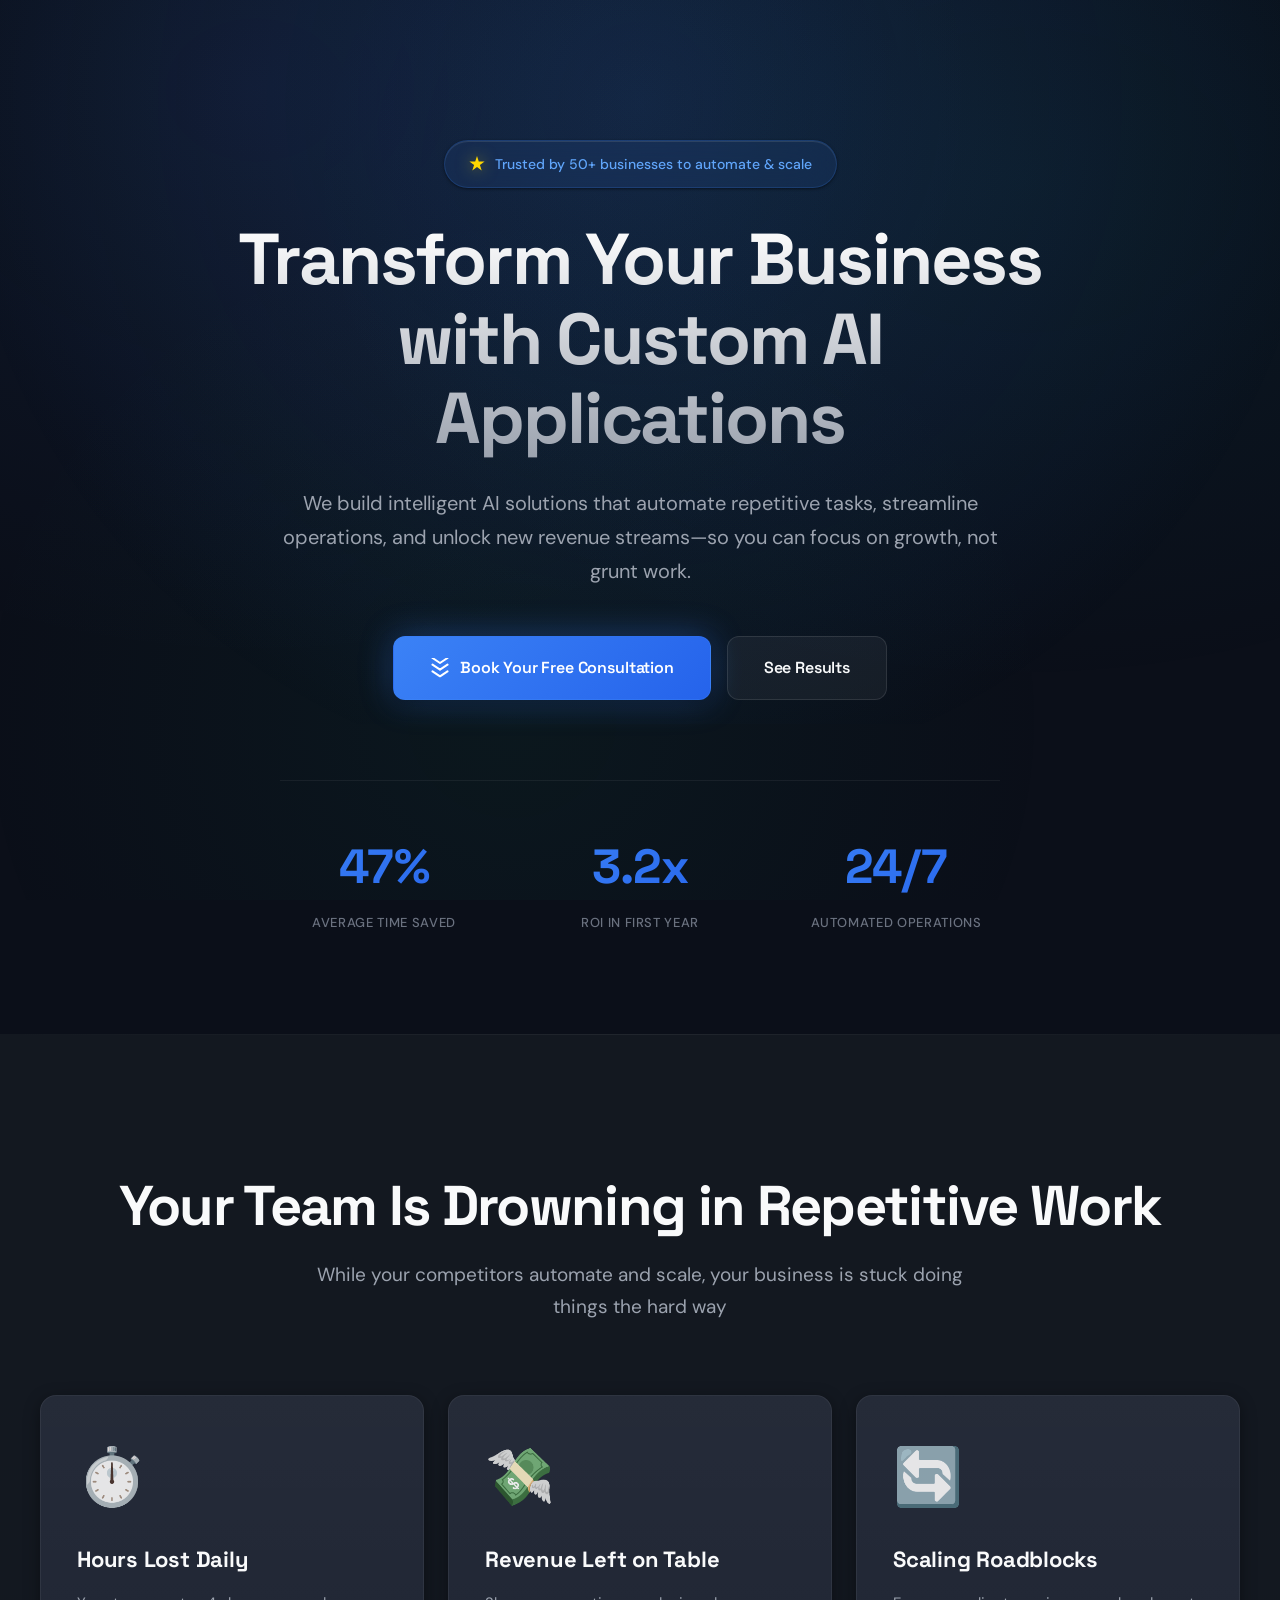
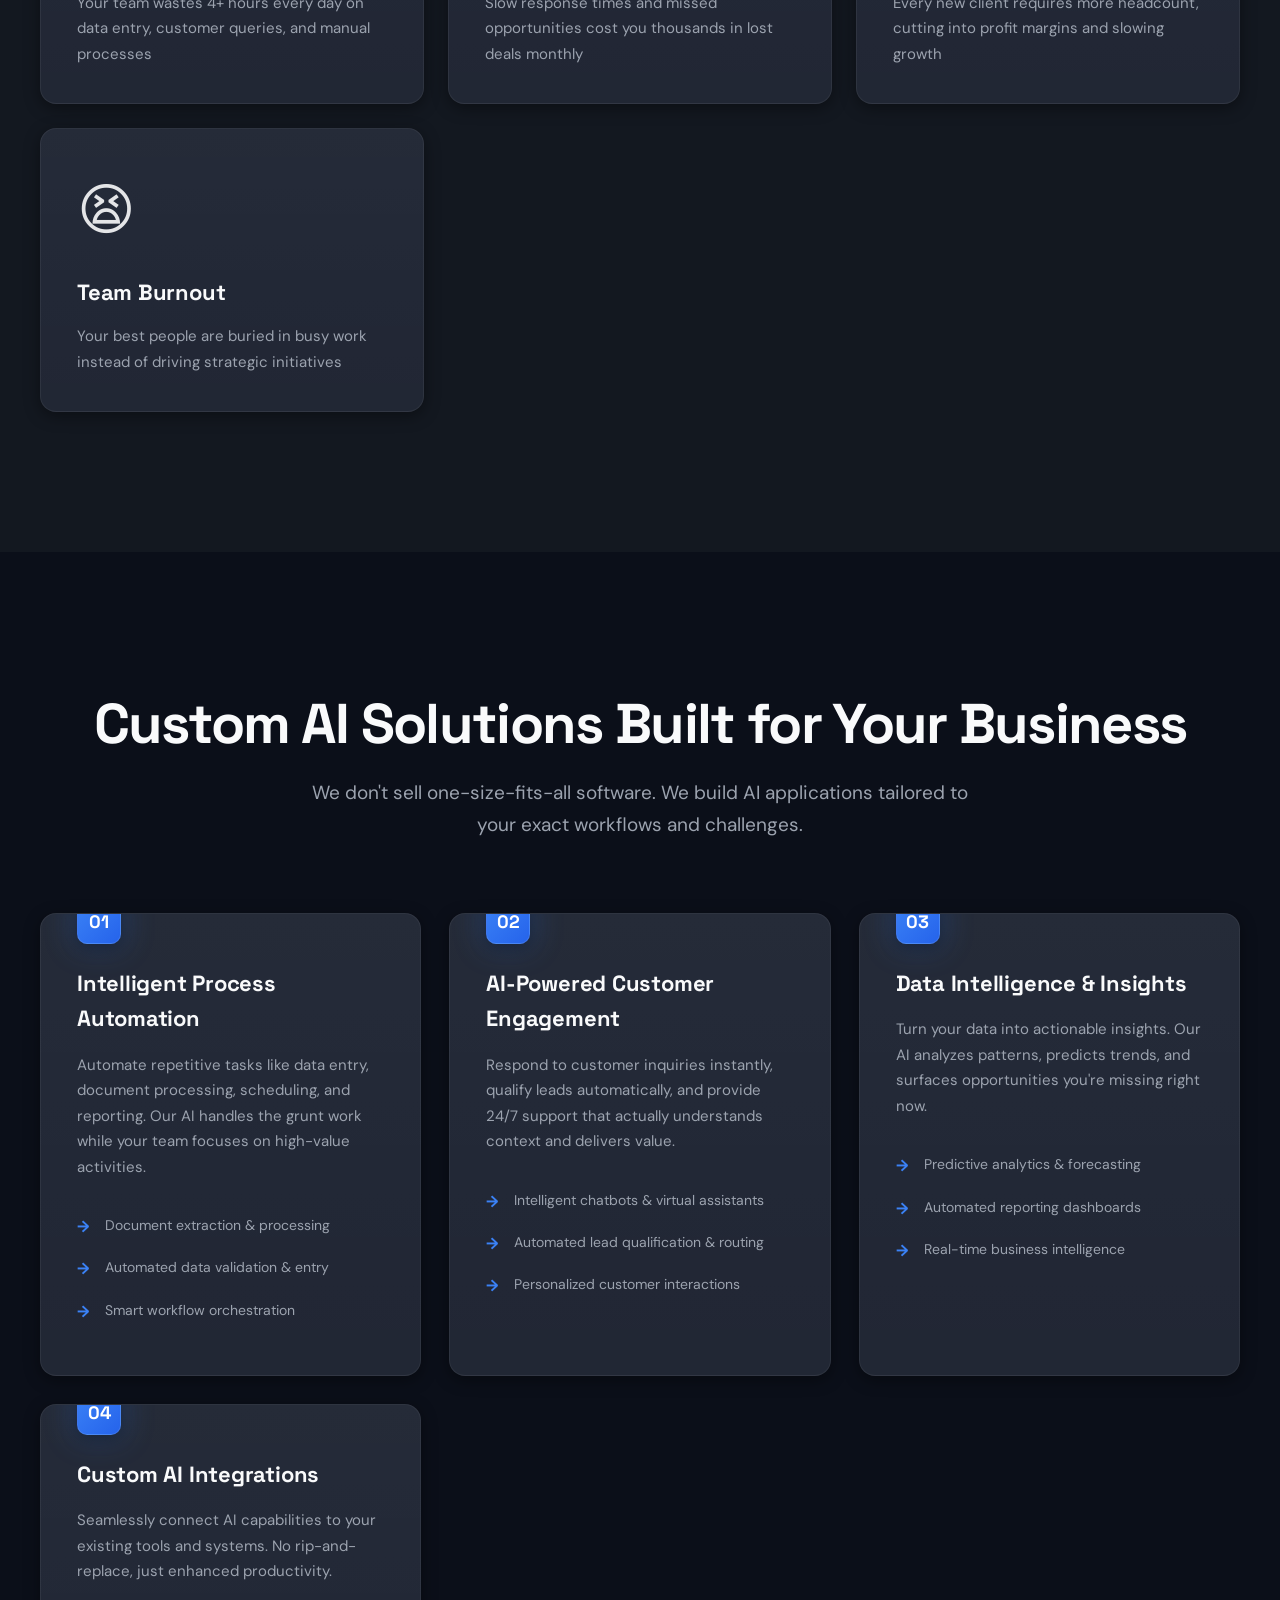
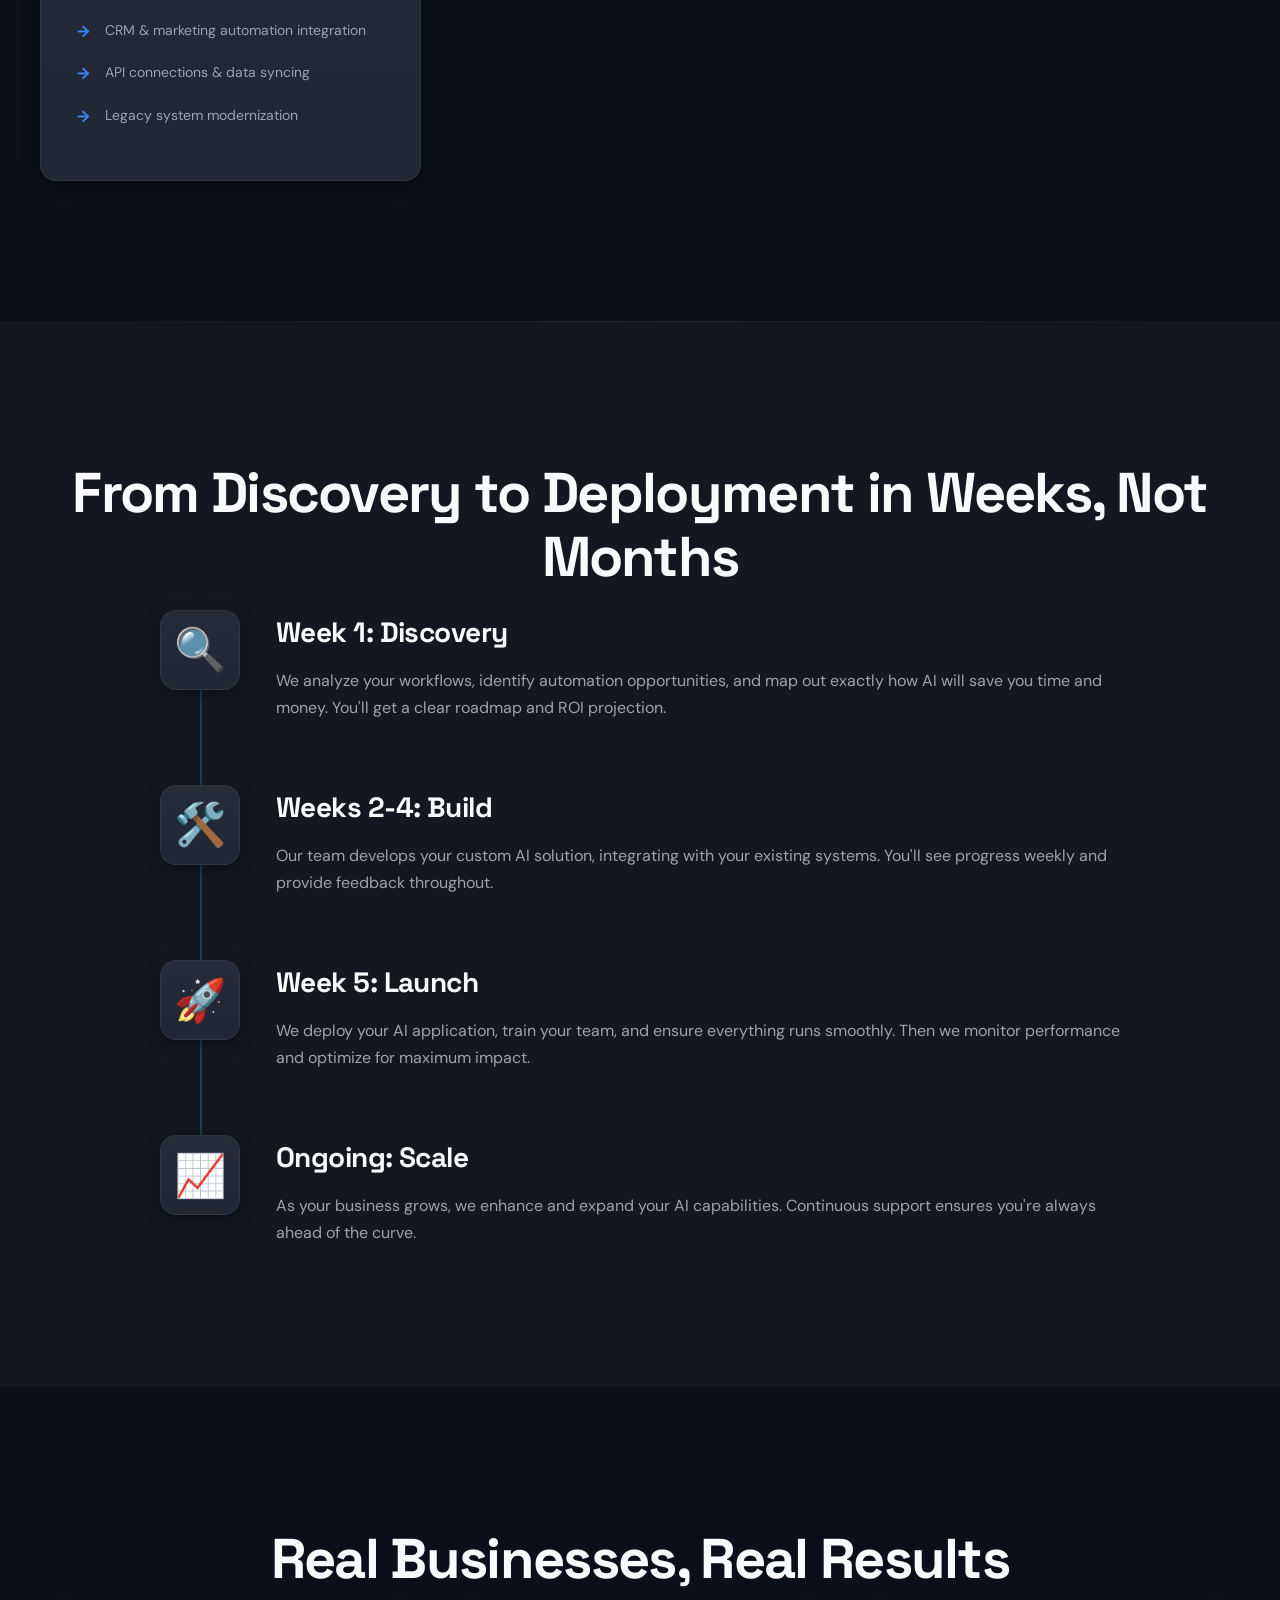
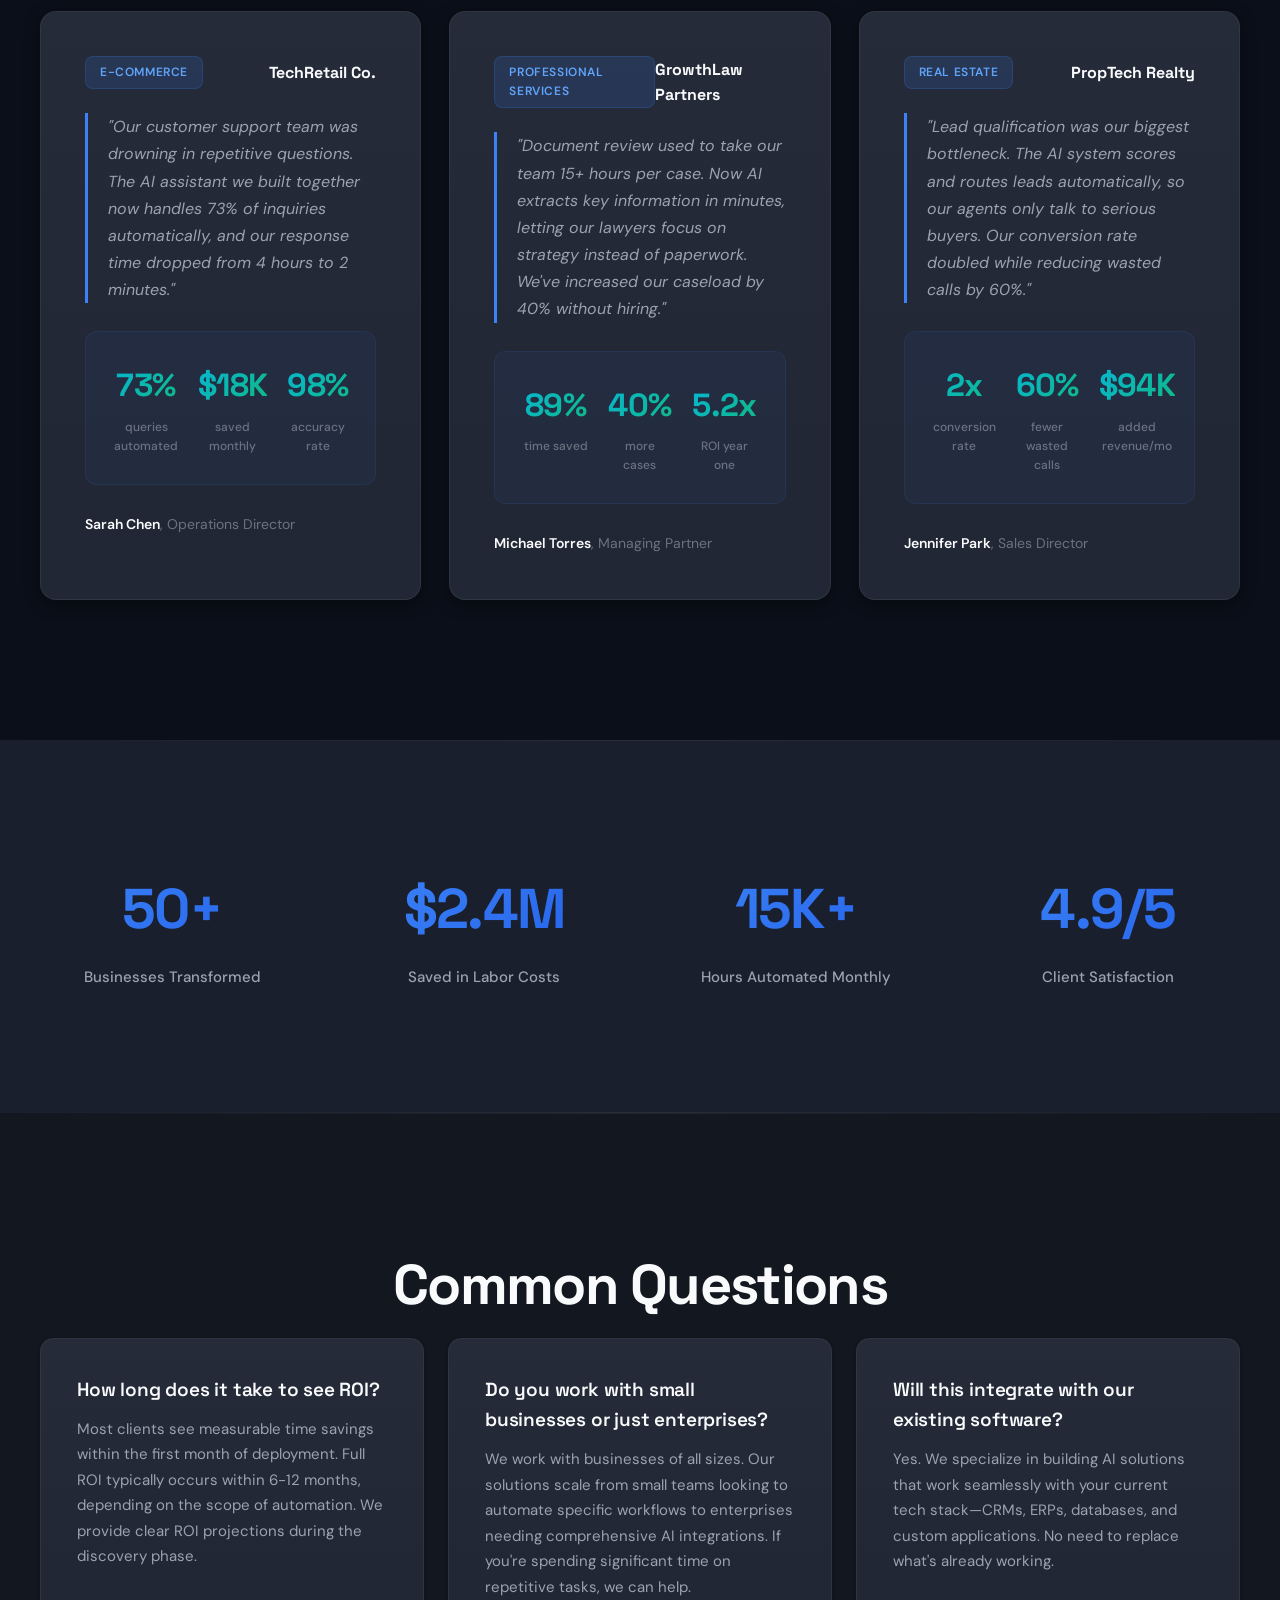
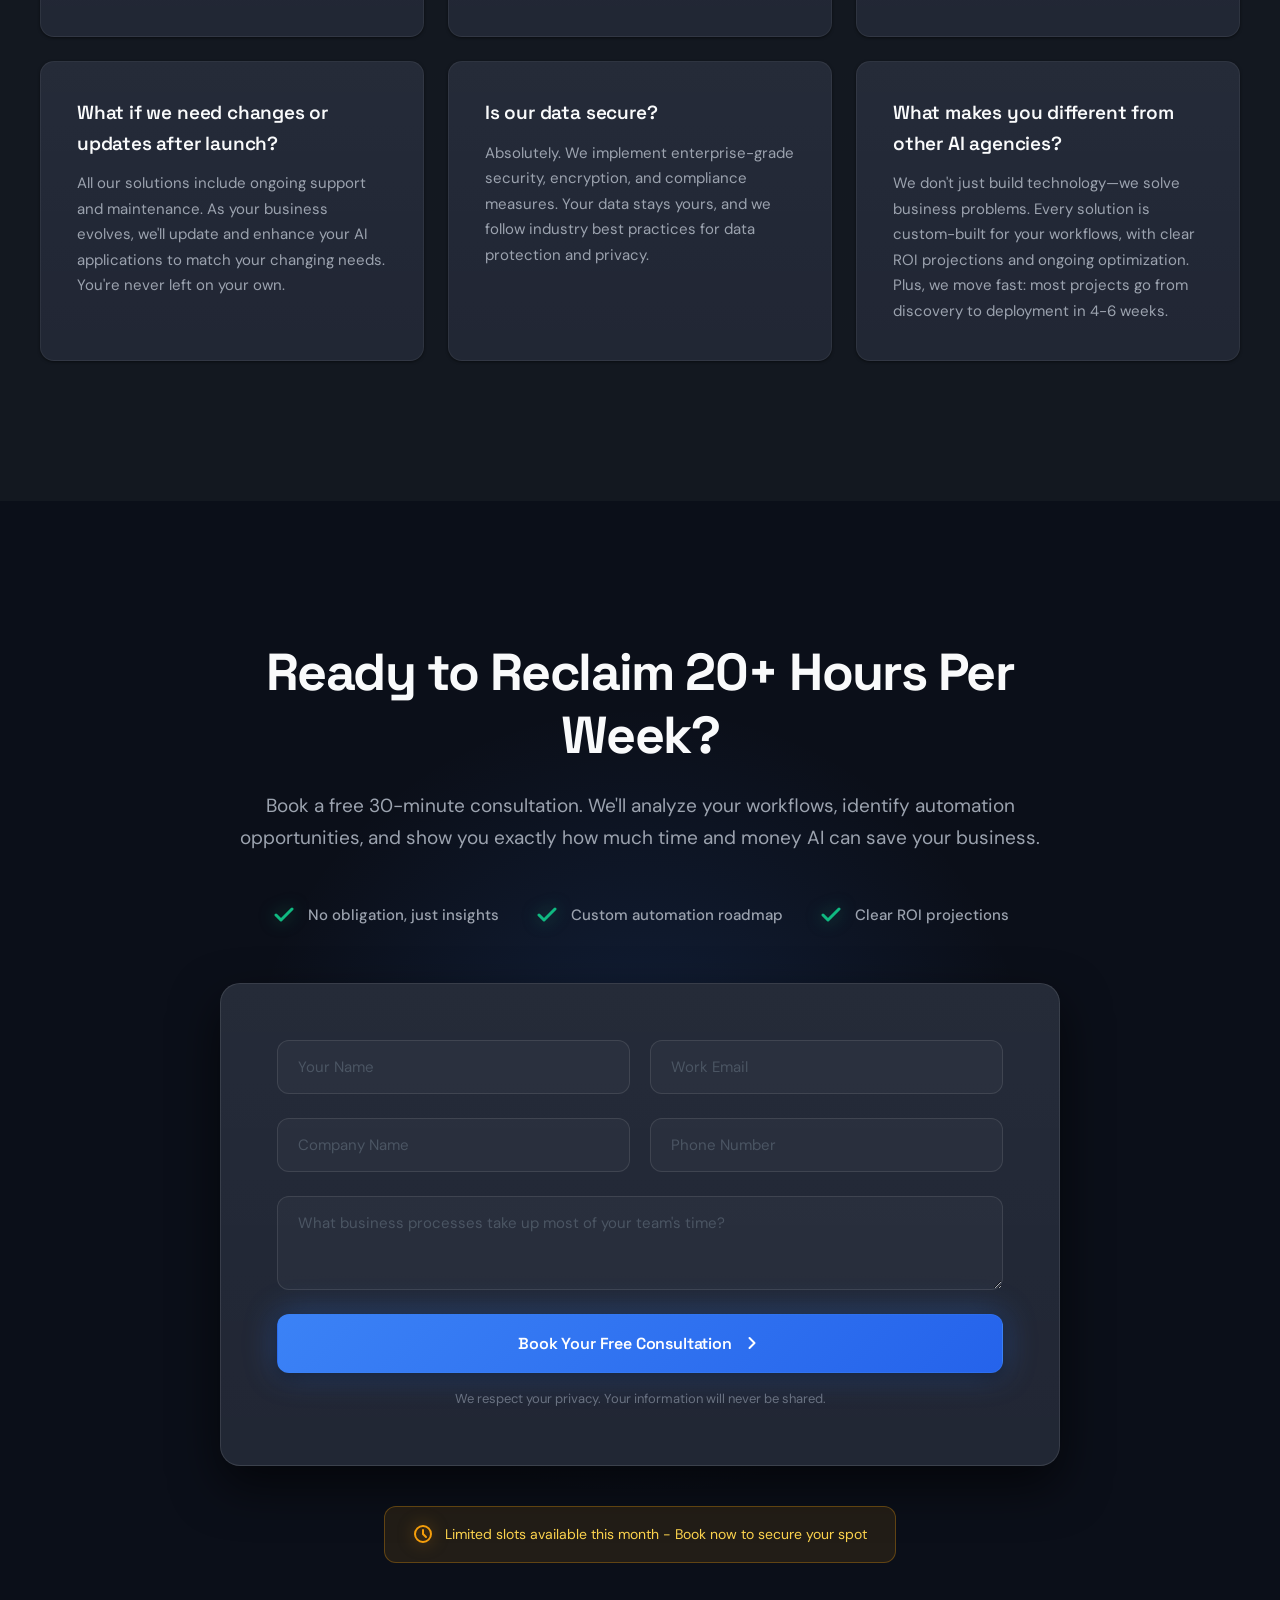
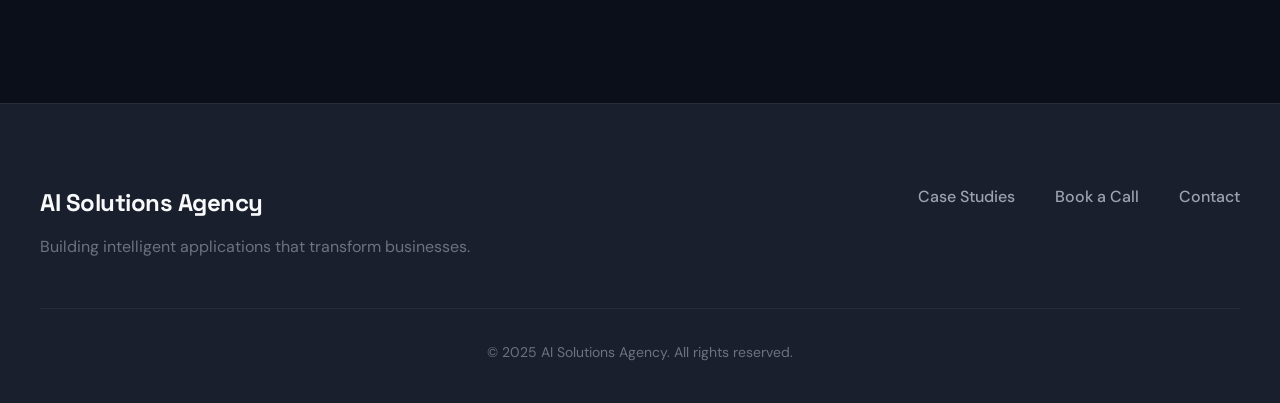
<file: index.html>
<!DOCTYPE html>
<html lang="en">
<head>
    <meta charset="UTF-8">
    <meta name="viewport" content="width=device-width, initial-scale=1.0">
    <title>AI Solutions Agency - Custom AI Apps That Save Time & Increase Revenue</title>
    <meta name="description" content="We build custom AI applications that automate your business processes, save time, and increase revenue. Book a free consultation today.">
    <link rel="stylesheet" href="styles.css">
    <link rel="preconnect" href="https://fonts.googleapis.com">
    <link rel="preconnect" href="https://fonts.gstatic.com" crossorigin>
    <link href="https://fonts.googleapis.com/css2?family=DM+Sans:wght@400;500;600;700&family=Space+Grotesk:wght@500;600;700&display=swap" rel="stylesheet">
</head>
<body>
    <!-- Fixed CTA Bar -->
    <div class="fixed-cta" id="fixedCta">
        <div class="container">
            <span class="fixed-cta-text">Ready to transform your business with AI?</span>
            <a href="#book-call" class="btn btn-primary-small">Book Free Consultation</a>
        </div>
    </div>

    <!-- Hero Section -->
    <section class="hero">
        <div class="container">
            <div class="hero-content">
                <div class="hero-badge">
                    <svg width="16" height="16" viewBox="0 0 16 16" fill="none">
                        <path d="M8 0L9.79611 5.52786H15.6085L10.9062 8.94427L12.7023 14.4721L8 11.0557L3.29772 14.4721L5.09383 8.94427L0.391548 5.52786H6.20389L8 0Z" fill="#FFD700"/>
                    </svg>
                    <span>Trusted by 50+ businesses to automate & scale</span>
                </div>

                <h1 class="hero-title">
                    Transform Your Business with Custom AI Applications
                </h1>

                <p class="hero-subtitle">
                    We build intelligent AI solutions that automate repetitive tasks, streamline operations, and unlock new revenue streams—so you can focus on growth, not grunt work.
                </p>

                <div class="hero-cta">
                    <a href="#book-call" class="btn btn-primary btn-large">
                        <svg width="20" height="20" viewBox="0 0 20 20" fill="none">
                            <path d="M2.5 6.66667L10 11.6667L17.5 6.66667M2.5 13.3333L10 18.3333L17.5 13.3333M2.5 0L10 5L17.5 0" stroke="currentColor" stroke-width="2" stroke-linecap="round" stroke-linejoin="round"/>
                        </svg>
                        Book Your Free Consultation
                    </a>
                    <a href="#case-studies" class="btn btn-secondary btn-large">See Results</a>
                </div>

                <div class="hero-stats">
                    <div class="stat">
                        <div class="stat-number">47%</div>
                        <div class="stat-label">Average time saved</div>
                    </div>
                    <div class="stat">
                        <div class="stat-number">3.2x</div>
                        <div class="stat-label">ROI in first year</div>
                    </div>
                    <div class="stat">
                        <div class="stat-number">24/7</div>
                        <div class="stat-label">Automated operations</div>
                    </div>
                </div>
            </div>
        </div>
    </section>

    <!-- Problem Section -->
    <section class="problem">
        <div class="container">
            <h2 class="section-title">Your Team Is Drowning in Repetitive Work</h2>
            <p class="section-subtitle">While your competitors automate and scale, your business is stuck doing things the hard way</p>

            <div class="problem-grid">
                <div class="problem-card">
                    <div class="problem-icon">⏱️</div>
                    <h3>Hours Lost Daily</h3>
                    <p>Your team wastes 4+ hours every day on data entry, customer queries, and manual processes</p>
                </div>
                <div class="problem-card">
                    <div class="problem-icon">💸</div>
                    <h3>Revenue Left on Table</h3>
                    <p>Slow response times and missed opportunities cost you thousands in lost deals monthly</p>
                </div>
                <div class="problem-card">
                    <div class="problem-icon">🔄</div>
                    <h3>Scaling Roadblocks</h3>
                    <p>Every new client requires more headcount, cutting into profit margins and slowing growth</p>
                </div>
                <div class="problem-card">
                    <div class="problem-icon">😫</div>
                    <h3>Team Burnout</h3>
                    <p>Your best people are buried in busy work instead of driving strategic initiatives</p>
                </div>
            </div>
        </div>
    </section>

    <!-- Solution Section -->
    <section class="solution">
        <div class="container">
            <h2 class="section-title">Custom AI Solutions Built for Your Business</h2>
            <p class="section-subtitle">We don't sell one-size-fits-all software. We build AI applications tailored to your exact workflows and challenges.</p>

            <div class="solution-grid">
                <div class="solution-card">
                    <div class="solution-number">01</div>
                    <h3>Intelligent Process Automation</h3>
                    <p>Automate repetitive tasks like data entry, document processing, scheduling, and reporting. Our AI handles the grunt work while your team focuses on high-value activities.</p>
                    <ul class="solution-list">
                        <li>Document extraction & processing</li>
                        <li>Automated data validation & entry</li>
                        <li>Smart workflow orchestration</li>
                    </ul>
                </div>

                <div class="solution-card">
                    <div class="solution-number">02</div>
                    <h3>AI-Powered Customer Engagement</h3>
                    <p>Respond to customer inquiries instantly, qualify leads automatically, and provide 24/7 support that actually understands context and delivers value.</p>
                    <ul class="solution-list">
                        <li>Intelligent chatbots & virtual assistants</li>
                        <li>Automated lead qualification & routing</li>
                        <li>Personalized customer interactions</li>
                    </ul>
                </div>

                <div class="solution-card">
                    <div class="solution-number">03</div>
                    <h3>Data Intelligence & Insights</h3>
                    <p>Turn your data into actionable insights. Our AI analyzes patterns, predicts trends, and surfaces opportunities you're missing right now.</p>
                    <ul class="solution-list">
                        <li>Predictive analytics & forecasting</li>
                        <li>Automated reporting dashboards</li>
                        <li>Real-time business intelligence</li>
                    </ul>
                </div>

                <div class="solution-card">
                    <div class="solution-number">04</div>
                    <h3>Custom AI Integrations</h3>
                    <p>Seamlessly connect AI capabilities to your existing tools and systems. No rip-and-replace, just enhanced productivity.</p>
                    <ul class="solution-list">
                        <li>CRM & marketing automation integration</li>
                        <li>API connections & data syncing</li>
                        <li>Legacy system modernization</li>
                    </ul>
                </div>
            </div>
        </div>
    </section>

    <!-- How It Works -->
    <section class="process">
        <div class="container">
            <h2 class="section-title">From Discovery to Deployment in Weeks, Not Months</h2>

            <div class="process-timeline">
                <div class="process-step">
                    <div class="process-icon">🔍</div>
                    <div class="process-content">
                        <h3>Week 1: Discovery</h3>
                        <p>We analyze your workflows, identify automation opportunities, and map out exactly how AI will save you time and money. You'll get a clear roadmap and ROI projection.</p>
                    </div>
                </div>

                <div class="process-step">
                    <div class="process-icon">🛠️</div>
                    <div class="process-content">
                        <h3>Weeks 2-4: Build</h3>
                        <p>Our team develops your custom AI solution, integrating with your existing systems. You'll see progress weekly and provide feedback throughout.</p>
                    </div>
                </div>

                <div class="process-step">
                    <div class="process-icon">🚀</div>
                    <div class="process-content">
                        <h3>Week 5: Launch</h3>
                        <p>We deploy your AI application, train your team, and ensure everything runs smoothly. Then we monitor performance and optimize for maximum impact.</p>
                    </div>
                </div>

                <div class="process-step">
                    <div class="process-icon">📈</div>
                    <div class="process-content">
                        <h3>Ongoing: Scale</h3>
                        <p>As your business grows, we enhance and expand your AI capabilities. Continuous support ensures you're always ahead of the curve.</p>
                    </div>
                </div>
            </div>
        </div>
    </section>

    <!-- Case Studies / Results -->
    <section class="case-studies" id="case-studies">
        <div class="container">
            <h2 class="section-title">Real Businesses, Real Results</h2>

            <div class="case-study-grid">
                <div class="case-study-card">
                    <div class="case-study-header">
                        <div class="case-study-industry">E-commerce</div>
                        <div class="case-study-logo">TechRetail Co.</div>
                    </div>
                    <blockquote class="case-study-quote">
                        "Our customer support team was drowning in repetitive questions. The AI assistant we built together now handles 73% of inquiries automatically, and our response time dropped from 4 hours to 2 minutes."
                    </blockquote>
                    <div class="case-study-results">
                        <div class="result-item">
                            <span class="result-number">73%</span>
                            <span class="result-label">queries automated</span>
                        </div>
                        <div class="result-item">
                            <span class="result-number">$18K</span>
                            <span class="result-label">saved monthly</span>
                        </div>
                        <div class="result-item">
                            <span class="result-number">98%</span>
                            <span class="result-label">accuracy rate</span>
                        </div>
                    </div>
                    <div class="case-study-author">
                        <strong>Sarah Chen</strong>, Operations Director
                    </div>
                </div>

                <div class="case-study-card">
                    <div class="case-study-header">
                        <div class="case-study-industry">Professional Services</div>
                        <div class="case-study-logo">GrowthLaw Partners</div>
                    </div>
                    <blockquote class="case-study-quote">
                        "Document review used to take our team 15+ hours per case. Now AI extracts key information in minutes, letting our lawyers focus on strategy instead of paperwork. We've increased our caseload by 40% without hiring."
                    </blockquote>
                    <div class="case-study-results">
                        <div class="result-item">
                            <span class="result-number">89%</span>
                            <span class="result-label">time saved</span>
                        </div>
                        <div class="result-item">
                            <span class="result-number">40%</span>
                            <span class="result-label">more cases</span>
                        </div>
                        <div class="result-item">
                            <span class="result-number">5.2x</span>
                            <span class="result-label">ROI year one</span>
                        </div>
                    </div>
                    <div class="case-study-author">
                        <strong>Michael Torres</strong>, Managing Partner
                    </div>
                </div>

                <div class="case-study-card">
                    <div class="case-study-header">
                        <div class="case-study-industry">Real Estate</div>
                        <div class="case-study-logo">PropTech Realty</div>
                    </div>
                    <blockquote class="case-study-quote">
                        "Lead qualification was our biggest bottleneck. The AI system scores and routes leads automatically, so our agents only talk to serious buyers. Our conversion rate doubled while reducing wasted calls by 60%."
                    </blockquote>
                    <div class="case-study-results">
                        <div class="result-item">
                            <span class="result-number">2x</span>
                            <span class="result-label">conversion rate</span>
                        </div>
                        <div class="result-item">
                            <span class="result-number">60%</span>
                            <span class="result-label">fewer wasted calls</span>
                        </div>
                        <div class="result-item">
                            <span class="result-number">$94K</span>
                            <span class="result-label">added revenue/mo</span>
                        </div>
                    </div>
                    <div class="case-study-author">
                        <strong>Jennifer Park</strong>, Sales Director
                    </div>
                </div>
            </div>
        </div>
    </section>

    <!-- Social Proof -->
    <section class="social-proof">
        <div class="container">
            <div class="trust-badges">
                <div class="trust-item">
                    <div class="trust-number">50+</div>
                    <div class="trust-label">Businesses Transformed</div>
                </div>
                <div class="trust-item">
                    <div class="trust-number">$2.4M</div>
                    <div class="trust-label">Saved in Labor Costs</div>
                </div>
                <div class="trust-item">
                    <div class="trust-number">15K+</div>
                    <div class="trust-label">Hours Automated Monthly</div>
                </div>
                <div class="trust-item">
                    <div class="trust-number">4.9/5</div>
                    <div class="trust-label">Client Satisfaction</div>
                </div>
            </div>
        </div>
    </section>

    <!-- FAQ Section -->
    <section class="faq">
        <div class="container">
            <h2 class="section-title">Common Questions</h2>

            <div class="faq-grid">
                <div class="faq-item">
                    <h3 class="faq-question">How long does it take to see ROI?</h3>
                    <p class="faq-answer">Most clients see measurable time savings within the first month of deployment. Full ROI typically occurs within 6-12 months, depending on the scope of automation. We provide clear ROI projections during the discovery phase.</p>
                </div>

                <div class="faq-item">
                    <h3 class="faq-question">Do you work with small businesses or just enterprises?</h3>
                    <p class="faq-answer">We work with businesses of all sizes. Our solutions scale from small teams looking to automate specific workflows to enterprises needing comprehensive AI integrations. If you're spending significant time on repetitive tasks, we can help.</p>
                </div>

                <div class="faq-item">
                    <h3 class="faq-question">Will this integrate with our existing software?</h3>
                    <p class="faq-answer">Yes. We specialize in building AI solutions that work seamlessly with your current tech stack—CRMs, ERPs, databases, and custom applications. No need to replace what's already working.</p>
                </div>

                <div class="faq-item">
                    <h3 class="faq-question">What if we need changes or updates after launch?</h3>
                    <p class="faq-answer">All our solutions include ongoing support and maintenance. As your business evolves, we'll update and enhance your AI applications to match your changing needs. You're never left on your own.</p>
                </div>

                <div class="faq-item">
                    <h3 class="faq-question">Is our data secure?</h3>
                    <p class="faq-answer">Absolutely. We implement enterprise-grade security, encryption, and compliance measures. Your data stays yours, and we follow industry best practices for data protection and privacy.</p>
                </div>

                <div class="faq-item">
                    <h3 class="faq-question">What makes you different from other AI agencies?</h3>
                    <p class="faq-answer">We don't just build technology—we solve business problems. Every solution is custom-built for your workflows, with clear ROI projections and ongoing optimization. Plus, we move fast: most projects go from discovery to deployment in 4-6 weeks.</p>
                </div>
            </div>
        </div>
    </section>

    <!-- Final CTA Section -->
    <section class="cta-section" id="book-call">
        <div class="container">
            <div class="cta-content">
                <h2 class="cta-title">Ready to Reclaim 20+ Hours Per Week?</h2>
                <p class="cta-subtitle">Book a free 30-minute consultation. We'll analyze your workflows, identify automation opportunities, and show you exactly how much time and money AI can save your business.</p>

                <div class="cta-benefits">
                    <div class="cta-benefit">
                        <svg width="24" height="24" viewBox="0 0 24 24" fill="none">
                            <path d="M20 6L9 17L4 12" stroke="#10B981" stroke-width="3" stroke-linecap="round" stroke-linejoin="round"/>
                        </svg>
                        <span>No obligation, just insights</span>
                    </div>
                    <div class="cta-benefit">
                        <svg width="24" height="24" viewBox="0 0 24 24" fill="none">
                            <path d="M20 6L9 17L4 12" stroke="#10B981" stroke-width="3" stroke-linecap="round" stroke-linejoin="round"/>
                        </svg>
                        <span>Custom automation roadmap</span>
                    </div>
                    <div class="cta-benefit">
                        <svg width="24" height="24" viewBox="0 0 24 24" fill="none">
                            <path d="M20 6L9 17L4 12" stroke="#10B981" stroke-width="3" stroke-linecap="round" stroke-linejoin="round"/>
                        </svg>
                        <span>Clear ROI projections</span>
                    </div>
                </div>

                <!-- Calendly or booking form would go here -->
                <div class="booking-form">
                    <form class="calendar-form" id="bookingForm">
                        <div class="form-row">
                            <input type="text" placeholder="Your Name" required class="form-input">
                            <input type="email" placeholder="Work Email" required class="form-input">
                        </div>
                        <div class="form-row">
                            <input type="text" placeholder="Company Name" required class="form-input">
                            <input type="tel" placeholder="Phone Number" required class="form-input">
                        </div>
                        <textarea placeholder="What business processes take up most of your team's time?" rows="3" class="form-input"></textarea>
                        <button type="submit" class="btn btn-primary btn-large btn-full">
                            Book Your Free Consultation
                            <svg width="20" height="20" viewBox="0 0 20 20" fill="none">
                                <path d="M7.5 15L12.5 10L7.5 5" stroke="currentColor" stroke-width="2" stroke-linecap="round" stroke-linejoin="round"/>
                            </svg>
                        </button>
                        <p class="form-privacy">We respect your privacy. Your information will never be shared.</p>
                    </form>
                </div>

                <div class="urgency-note">
                    <svg width="20" height="20" viewBox="0 0 20 20" fill="none">
                        <path d="M10 18C14.4183 18 18 14.4183 18 10C18 5.58172 14.4183 2 10 2C5.58172 2 2 5.58172 2 10C2 14.4183 5.58172 18 10 18Z" stroke="#F59E0B" stroke-width="2"/>
                        <path d="M10 6V10L13 13" stroke="#F59E0B" stroke-width="2" stroke-linecap="round"/>
                    </svg>
                    <span>Limited slots available this month - Book now to secure your spot</span>
                </div>
            </div>
        </div>
    </section>

    <!-- Footer -->
    <footer class="footer">
        <div class="container">
            <div class="footer-content">
                <div class="footer-brand">
                    <h3>AI Solutions Agency</h3>
                    <p>Building intelligent applications that transform businesses.</p>
                </div>
                <div class="footer-links">
                    <a href="#case-studies">Case Studies</a>
                    <a href="#book-call">Book a Call</a>
                    <a href="mailto:hello@example.com">Contact</a>
                </div>
            </div>
            <div class="footer-bottom">
                <p>&copy; 2025 AI Solutions Agency. All rights reserved.</p>
            </div>
        </div>
    </footer>

    <script src="script.js"></script>
</body>
</html>
</file>
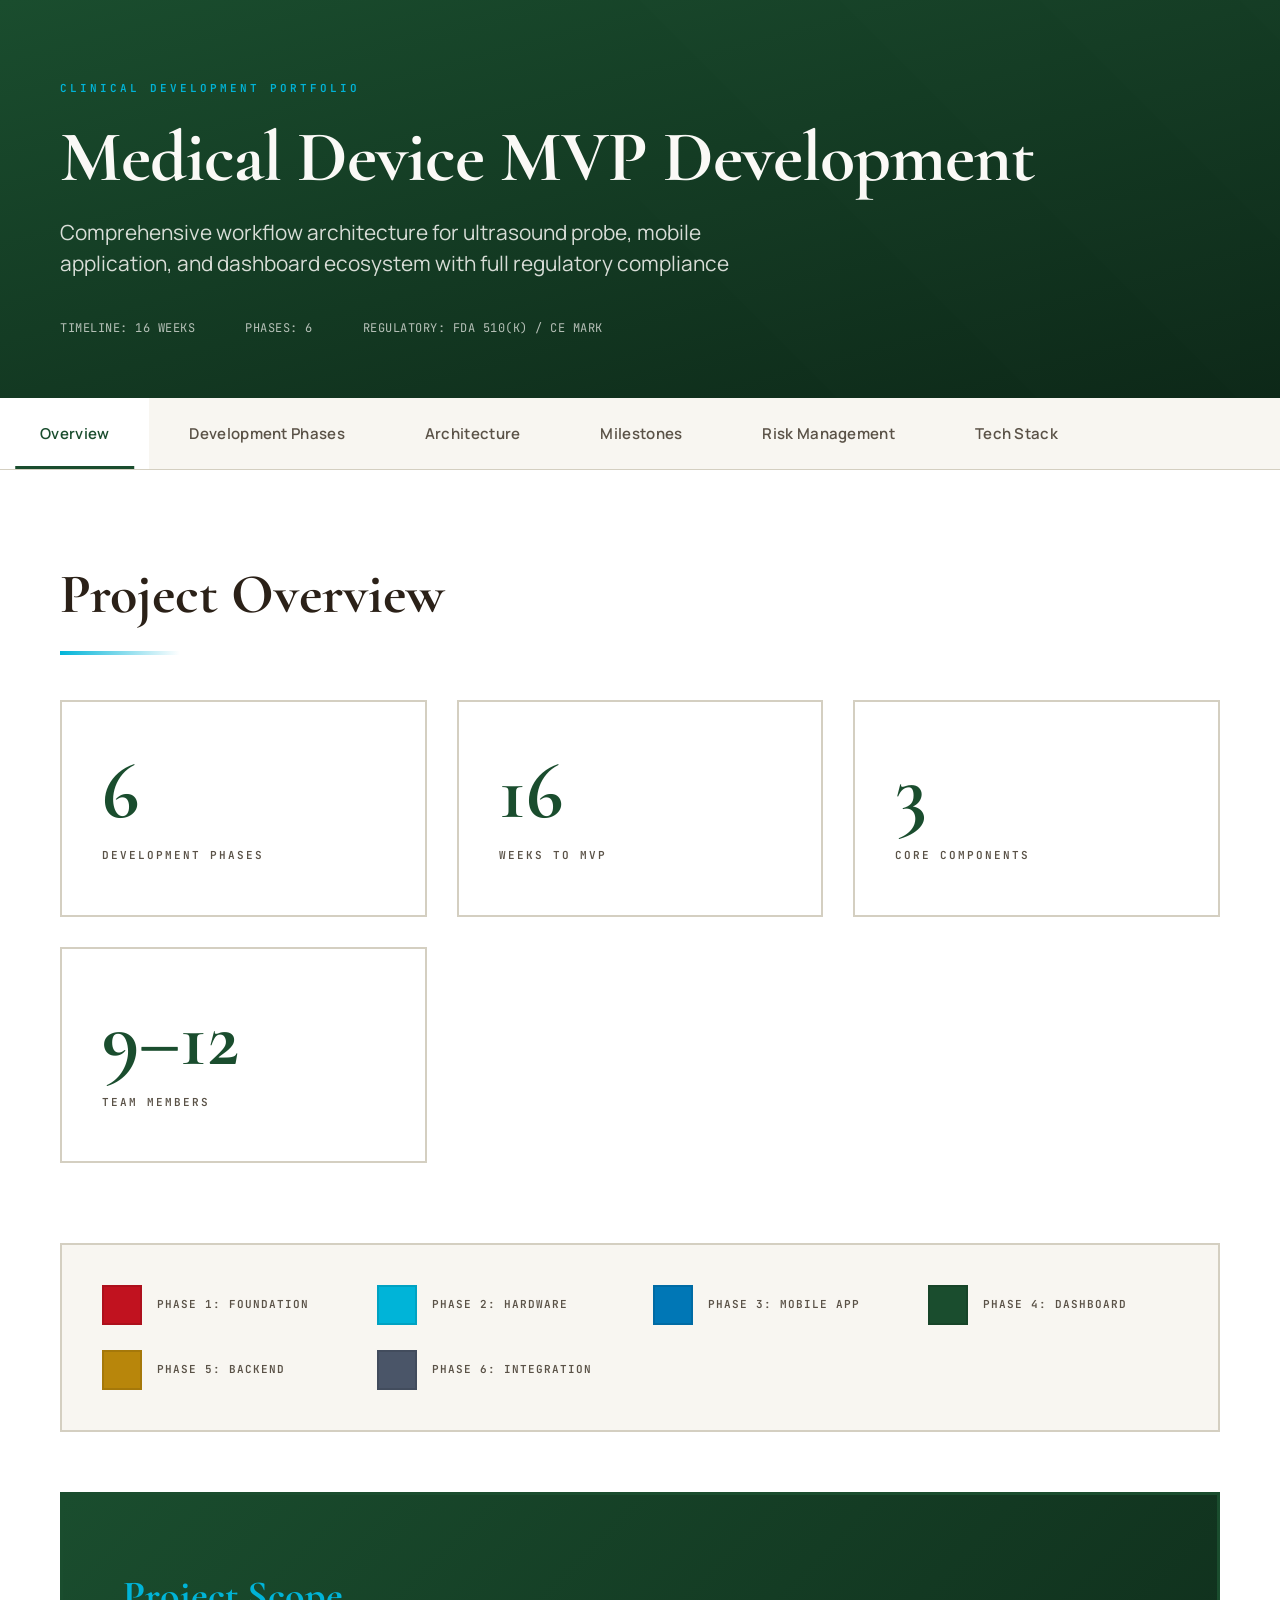
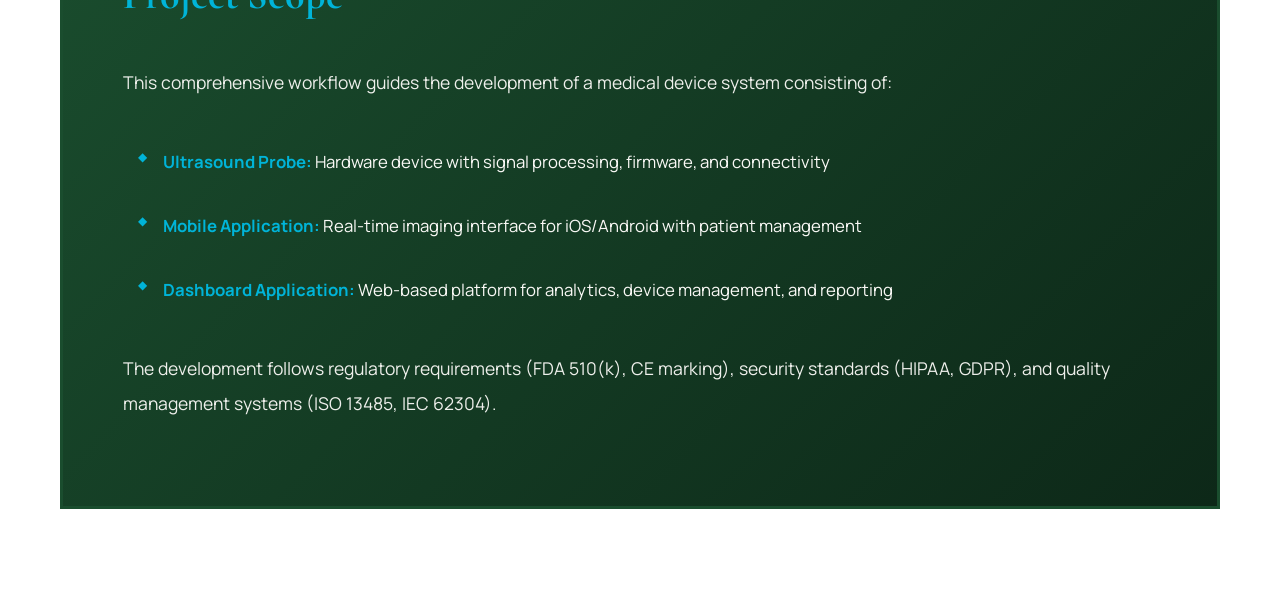
<file: workflow-visualization.html>
<!DOCTYPE html>
<html lang="en">
<head>
    <meta charset="UTF-8">
    <meta name="viewport" content="width=device-width, initial-scale=1.0">
    <title>Medical Device MVP Workflow - Interactive Visualization</title>
    <link rel="preconnect" href="https://fonts.googleapis.com">
    <link rel="preconnect" href="https://fonts.gstatic.com" crossorigin>
    <link href="https://fonts.googleapis.com/css2?family=Cormorant+Garamond:wght@400;600;700&family=JetBrains+Mono:wght@400;600&family=Manrope:wght@400;500;600;700&display=swap" rel="stylesheet">
    <style>
        :root {
            --color-medical-primary: #1a4d2e;
            --color-medical-accent: #00b4d8;
            --color-clinical-red: #c1121f;
            --color-bg-cream: #faf9f6;
            --color-bg-light: #f8f6f1;
            --color-border: #d4cfc1;
            --color-text-primary: #2b2118;
            --color-text-secondary: #5a5247;
            --color-gold: #b8860b;
            --color-slate: #4a5568;

            --phase-1: #c1121f;
            --phase-2: #00b4d8;
            --phase-3: #0077b6;
            --phase-4: #1a4d2e;
            --phase-5: #b8860b;
            --phase-6: #4a5568;

            --font-display: 'Cormorant Garamond', serif;
            --font-body: 'Manrope', sans-serif;
            --font-mono: 'JetBrains Mono', monospace;
        }

        * {
            margin: 0;
            padding: 0;
            box-sizing: border-box;
        }

        body {
            font-family: var(--font-body);
            background: var(--color-bg-cream);
            color: var(--color-text-primary);
            line-height: 1.6;
            overflow-x: hidden;
        }

        /* Decorative background pattern */
        body::before {
            content: '';
            position: fixed;
            top: 0;
            left: 0;
            right: 0;
            bottom: 0;
            background-image:
                repeating-linear-gradient(0deg, transparent, transparent 2px, rgba(218, 212, 200, 0.15) 2px, rgba(218, 212, 200, 0.15) 4px),
                repeating-linear-gradient(90deg, transparent, transparent 2px, rgba(218, 212, 200, 0.15) 2px, rgba(218, 212, 200, 0.15) 4px);
            background-size: 40px 40px;
            pointer-events: none;
            opacity: 0.4;
            z-index: 0;
        }

        .container {
            position: relative;
            z-index: 1;
            max-width: 1600px;
            margin: 0 auto;
            background: white;
            box-shadow: 0 0 100px rgba(0, 0, 0, 0.08);
        }

        /* Masthead Design */
        header {
            position: relative;
            background: linear-gradient(165deg, var(--color-medical-primary) 0%, #0d2818 100%);
            color: var(--color-bg-cream);
            padding: 80px 60px 60px;
            overflow: hidden;
        }

        header::before {
            content: '';
            position: absolute;
            top: 0;
            right: 0;
            width: 50%;
            height: 100%;
            background: url('data:image/svg+xml,<svg width="100" height="100" xmlns="http://www.w3.org/2000/svg"><path d="M0,0 L100,0 L100,100 Z" fill="rgba(255,255,255,0.02)"/></svg>');
            background-size: 200px 200px;
            opacity: 0.3;
        }

        .header-content {
            position: relative;
            z-index: 2;
        }

        .header-label {
            font-family: var(--font-mono);
            font-size: 11px;
            letter-spacing: 3px;
            text-transform: uppercase;
            color: var(--color-medical-accent);
            margin-bottom: 20px;
            font-weight: 600;
        }

        header h1 {
            font-family: var(--font-display);
            font-size: 4.5em;
            font-weight: 700;
            line-height: 1.1;
            margin-bottom: 20px;
            letter-spacing: -1px;
        }

        header .subtitle {
            font-size: 1.3em;
            font-weight: 400;
            opacity: 0.85;
            max-width: 700px;
            line-height: 1.5;
        }

        .header-meta {
            margin-top: 40px;
            display: flex;
            gap: 50px;
            font-family: var(--font-mono);
            font-size: 12px;
            opacity: 0.7;
            letter-spacing: 0.5px;
        }

        /* Navigation Tabs - Editorial Style */
        .tabs {
            display: flex;
            background: var(--color-bg-light);
            border-bottom: 1px solid var(--color-border);
            overflow-x: auto;
            position: sticky;
            top: 0;
            z-index: 100;
            backdrop-filter: blur(10px);
        }

        .tab {
            padding: 25px 40px;
            cursor: pointer;
            border: none;
            background: transparent;
            font-family: var(--font-body);
            font-size: 15px;
            font-weight: 600;
            color: var(--color-text-secondary);
            transition: all 0.4s cubic-bezier(0.4, 0, 0.2, 1);
            white-space: nowrap;
            position: relative;
            letter-spacing: 0.3px;
        }

        .tab::after {
            content: '';
            position: absolute;
            bottom: 0;
            left: 50%;
            transform: translateX(-50%) scaleX(0);
            width: 80%;
            height: 3px;
            background: var(--color-medical-primary);
            transition: transform 0.4s cubic-bezier(0.4, 0, 0.2, 1);
        }

        .tab:hover {
            color: var(--color-medical-primary);
            background: rgba(26, 77, 46, 0.03);
        }

        .tab.active {
            color: var(--color-medical-primary);
            background: white;
        }

        .tab.active::after {
            transform: translateX(-50%) scaleX(1);
        }

        /* Content Area */
        .content {
            padding: 80px 60px;
            min-height: 70vh;
        }

        .tab-content {
            display: none;
            animation: contentFadeIn 0.8s cubic-bezier(0.4, 0, 0.2, 1);
        }

        .tab-content.active {
            display: block;
        }

        @keyframes contentFadeIn {
            from {
                opacity: 0;
                transform: translateY(30px);
            }
            to {
                opacity: 1;
                transform: translateY(0);
            }
        }

        /* Section Titles */
        .section-title {
            font-family: var(--font-display);
            font-size: 3.5em;
            font-weight: 700;
            color: var(--color-text-primary);
            margin-bottom: 60px;
            position: relative;
            display: inline-block;
        }

        .section-title::after {
            content: '';
            position: absolute;
            bottom: -15px;
            left: 0;
            width: 120px;
            height: 4px;
            background: linear-gradient(90deg, var(--color-medical-accent), transparent);
        }

        /* Stats Grid - Refined */
        .stats {
            display: grid;
            grid-template-columns: repeat(auto-fit, minmax(280px, 1fr));
            gap: 30px;
            margin-bottom: 80px;
        }

        .stat-card {
            background: white;
            border: 2px solid var(--color-border);
            padding: 50px 40px;
            position: relative;
            transition: all 0.5s cubic-bezier(0.4, 0, 0.2, 1);
            overflow: hidden;
        }

        .stat-card::before {
            content: '';
            position: absolute;
            top: 0;
            left: 0;
            right: 0;
            height: 5px;
            background: linear-gradient(90deg, var(--color-medical-accent), var(--color-medical-primary));
            transform: scaleX(0);
            transform-origin: left;
            transition: transform 0.6s cubic-bezier(0.4, 0, 0.2, 1);
        }

        .stat-card:hover::before {
            transform: scaleX(1);
        }

        .stat-card:hover {
            border-color: var(--color-medical-primary);
            box-shadow: 0 20px 60px rgba(26, 77, 46, 0.1);
            transform: translateY(-5px);
        }

        .stat-number {
            font-family: var(--font-display);
            font-size: 5em;
            font-weight: 700;
            color: var(--color-medical-primary);
            line-height: 1;
            margin-bottom: 15px;
        }

        .stat-label {
            font-family: var(--font-mono);
            font-size: 11px;
            letter-spacing: 2px;
            text-transform: uppercase;
            color: var(--color-text-secondary);
            font-weight: 600;
        }

        /* Phase Timeline */
        .timeline {
            position: relative;
            padding-left: 80px;
        }

        .timeline::before {
            content: '';
            position: absolute;
            left: 30px;
            top: 30px;
            bottom: 30px;
            width: 2px;
            background: linear-gradient(180deg,
                var(--phase-1) 0%,
                var(--phase-2) 20%,
                var(--phase-3) 40%,
                var(--phase-4) 60%,
                var(--phase-5) 80%,
                var(--phase-6) 100%
            );
        }

        .phase {
            position: relative;
            margin-bottom: 60px;
            padding: 45px 50px;
            background: white;
            border: 2px solid var(--color-border);
            transition: all 0.5s cubic-bezier(0.4, 0, 0.2, 1);
            cursor: pointer;
        }

        .phase::before {
            content: '';
            position: absolute;
            left: -63px;
            top: 50px;
            width: 18px;
            height: 18px;
            border-radius: 50%;
            border: 3px solid white;
            box-shadow: 0 0 0 2px currentColor;
            background: currentColor;
            z-index: 2;
        }

        .phase-1 { color: var(--phase-1); }
        .phase-2 { color: var(--phase-2); }
        .phase-3 { color: var(--phase-3); }
        .phase-4 { color: var(--phase-4); }
        .phase-5 { color: var(--phase-5); }
        .phase-6 { color: var(--phase-6); }

        .phase:hover {
            border-color: currentColor;
            box-shadow: 0 30px 80px rgba(0, 0, 0, 0.12);
            transform: translateX(10px);
        }

        .phase-header {
            display: flex;
            justify-content: space-between;
            align-items: baseline;
            margin-bottom: 25px;
            gap: 30px;
        }

        .phase-title {
            font-family: var(--font-display);
            font-size: 2.2em;
            font-weight: 700;
            color: var(--color-text-primary);
            line-height: 1.2;
        }

        .phase-duration {
            font-family: var(--font-mono);
            font-size: 11px;
            letter-spacing: 2px;
            text-transform: uppercase;
            color: currentColor;
            padding: 10px 20px;
            border: 1.5px solid currentColor;
            border-radius: 0;
            font-weight: 600;
            white-space: nowrap;
        }

        .phase-description {
            color: var(--color-text-secondary);
            font-size: 1.05em;
            line-height: 1.8;
            margin-bottom: 30px;
            max-width: 900px;
        }

        .phase-items {
            display: grid;
            grid-template-columns: repeat(auto-fit, minmax(300px, 1fr));
            gap: 15px;
        }

        .phase-item {
            background: var(--color-bg-light);
            padding: 20px 25px;
            font-size: 0.95em;
            color: var(--color-text-primary);
            border-left: 3px solid currentColor;
            transition: all 0.3s ease;
            position: relative;
        }

        .phase-item:hover {
            background: var(--color-bg-cream);
            transform: translateX(5px);
        }

        /* Architecture Components */
        .architecture {
            display: grid;
            grid-template-columns: repeat(auto-fit, minmax(380px, 1fr));
            gap: 40px;
        }

        .component {
            background: white;
            border: 2px solid var(--color-border);
            padding: 50px 40px;
            position: relative;
            transition: all 0.6s cubic-bezier(0.4, 0, 0.2, 1);
            overflow: hidden;
        }

        .component::before {
            content: '';
            position: absolute;
            top: 0;
            left: 0;
            width: 100%;
            height: 6px;
            background: linear-gradient(90deg, currentColor, transparent);
        }

        .component:hover {
            border-color: currentColor;
            box-shadow: 0 40px 100px rgba(0, 0, 0, 0.15);
            transform: translateY(-10px);
        }

        .component:nth-child(1) { color: var(--phase-2); }
        .component:nth-child(2) { color: var(--phase-3); }
        .component:nth-child(3) { color: var(--phase-4); }
        .component:nth-child(4) { color: var(--phase-5); }
        .component:nth-child(5) { color: var(--phase-1); }
        .component:nth-child(6) { color: var(--phase-6); }

        .component-title {
            font-family: var(--font-display);
            font-size: 2em;
            font-weight: 700;
            color: var(--color-text-primary);
            margin-bottom: 30px;
        }

        .component-features {
            list-style: none;
        }

        .component-features li {
            padding: 14px 0;
            color: var(--color-text-secondary);
            border-bottom: 1px solid rgba(0, 0, 0, 0.06);
            font-size: 0.95em;
            position: relative;
            padding-left: 25px;
            transition: all 0.3s ease;
        }

        .component-features li:hover {
            color: var(--color-text-primary);
            padding-left: 30px;
        }

        .component-features li::before {
            content: '◆';
            position: absolute;
            left: 0;
            color: currentColor;
            font-size: 10px;
        }

        .component-features li:last-child {
            border-bottom: none;
        }

        /* Milestones */
        .milestones {
            position: relative;
            padding-left: 60px;
        }

        .milestones::before {
            content: '';
            position: absolute;
            left: 20px;
            top: 0;
            bottom: 0;
            width: 3px;
            background: linear-gradient(180deg,
                var(--color-medical-accent) 0%,
                var(--color-medical-primary) 50%,
                var(--color-gold) 100%
            );
        }

        .milestone {
            position: relative;
            margin-bottom: 50px;
            padding: 40px;
            background: white;
            border: 2px solid var(--color-border);
            transition: all 0.5s cubic-bezier(0.4, 0, 0.2, 1);
        }

        .milestone::before {
            content: '';
            position: absolute;
            left: -50px;
            top: 45px;
            width: 22px;
            height: 22px;
            background: white;
            border: 4px solid var(--color-medical-primary);
            border-radius: 50%;
            z-index: 2;
            transition: all 0.4s ease;
        }

        .milestone:hover::before {
            transform: scale(1.3);
            background: var(--color-medical-primary);
        }

        .milestone:hover {
            border-color: var(--color-medical-primary);
            box-shadow: 0 25px 70px rgba(26, 77, 46, 0.12);
            transform: translateX(10px);
        }

        .milestone-title {
            font-family: var(--font-display);
            font-size: 2em;
            font-weight: 700;
            color: var(--color-text-primary);
            margin-bottom: 20px;
        }

        .milestone-items {
            color: var(--color-text-secondary);
            line-height: 2;
            font-size: 1.05em;
        }

        /* Risk Cards */
        .risk-matrix {
            display: grid;
            grid-template-columns: repeat(auto-fit, minmax(340px, 1fr));
            gap: 35px;
        }

        .risk-card {
            padding: 45px 40px;
            background: white;
            border: 2px solid var(--color-border);
            position: relative;
            transition: all 0.5s cubic-bezier(0.4, 0, 0.2, 1);
            overflow: hidden;
        }

        .risk-card::before {
            content: '';
            position: absolute;
            top: 0;
            left: 0;
            right: 0;
            height: 100%;
            background: currentColor;
            opacity: 0.03;
            z-index: 0;
        }

        .risk-card::after {
            content: '';
            position: absolute;
            top: 0;
            left: 0;
            width: 6px;
            height: 100%;
            background: currentColor;
        }

        .risk-high { color: var(--color-clinical-red); }
        .risk-medium { color: var(--color-gold); }
        .risk-low { color: var(--color-medical-accent); }

        .risk-card:hover {
            border-color: currentColor;
            box-shadow: 0 30px 80px rgba(0, 0, 0, 0.12);
            transform: translateY(-8px);
        }

        .risk-title {
            font-family: var(--font-display);
            font-size: 1.8em;
            font-weight: 700;
            color: var(--color-text-primary);
            margin-bottom: 25px;
            position: relative;
            z-index: 1;
        }

        .risk-description {
            line-height: 1.9;
            color: var(--color-text-secondary);
            position: relative;
            z-index: 1;
            font-size: 0.95em;
        }

        .risk-description strong {
            font-family: var(--font-mono);
            font-size: 10px;
            letter-spacing: 1.5px;
            text-transform: uppercase;
            color: currentColor;
            font-weight: 600;
        }

        /* Tech Stack */
        .tech-stack {
            display: grid;
            grid-template-columns: repeat(auto-fit, minmax(300px, 1fr));
            gap: 30px;
        }

        .tech-category {
            background: white;
            padding: 40px;
            border: 2px solid var(--color-border);
            transition: all 0.5s cubic-bezier(0.4, 0, 0.2, 1);
        }

        .tech-category:hover {
            border-color: var(--color-medical-primary);
            box-shadow: 0 25px 70px rgba(26, 77, 46, 0.1);
            transform: translateY(-5px);
        }

        .tech-category-title {
            font-family: var(--font-display);
            font-size: 1.8em;
            font-weight: 700;
            color: var(--color-medical-primary);
            margin-bottom: 30px;
            padding-bottom: 20px;
            border-bottom: 2px solid var(--color-medical-primary);
        }

        .tech-list {
            list-style: none;
        }

        .tech-list li {
            padding: 12px 0;
            color: var(--color-text-secondary);
            font-size: 0.95em;
            display: flex;
            align-items: center;
            transition: all 0.3s ease;
        }

        .tech-list li:hover {
            color: var(--color-text-primary);
            padding-left: 10px;
        }

        .tech-list li::before {
            content: '▸';
            color: var(--color-medical-accent);
            font-weight: bold;
            margin-right: 15px;
            font-size: 14px;
        }

        /* Legend */
        .legend {
            display: grid;
            grid-template-columns: repeat(auto-fit, minmax(200px, 1fr));
            gap: 25px;
            margin-bottom: 60px;
            padding: 40px;
            background: var(--color-bg-light);
            border: 2px solid var(--color-border);
        }

        .legend-item {
            display: flex;
            align-items: center;
            gap: 15px;
            font-family: var(--font-mono);
            font-size: 11px;
            letter-spacing: 1px;
            text-transform: uppercase;
            font-weight: 600;
            color: var(--color-text-secondary);
        }

        .legend-color {
            width: 40px;
            height: 40px;
            border: 2px solid rgba(0, 0, 0, 0.1);
            flex-shrink: 0;
        }

        /* Project Scope */
        .project-scope {
            background: linear-gradient(135deg, var(--color-medical-primary) 0%, #0d2818 100%);
            color: var(--color-bg-cream);
            padding: 60px;
            border: 3px solid var(--color-medical-primary);
            margin-top: 40px;
            line-height: 2;
        }

        .project-scope h3 {
            font-family: var(--font-display);
            font-size: 2.5em;
            margin-bottom: 30px;
            color: var(--color-medical-accent);
        }

        .project-scope p {
            font-size: 1.1em;
            margin-bottom: 25px;
            opacity: 0.95;
        }

        .project-scope ul {
            list-style: none;
            margin: 30px 0;
        }

        .project-scope li {
            padding: 15px 0;
            padding-left: 40px;
            position: relative;
            font-size: 1.05em;
        }

        .project-scope li::before {
            content: '◆';
            position: absolute;
            left: 15px;
            color: var(--color-medical-accent);
            font-size: 12px;
        }

        .project-scope strong {
            color: var(--color-medical-accent);
            font-weight: 700;
        }

        /* Responsive */
        @media (max-width: 1024px) {
            .content {
                padding: 60px 40px;
            }

            header {
                padding: 60px 40px 50px;
            }

            header h1 {
                font-size: 3.5em;
            }

            .section-title {
                font-size: 2.8em;
            }

            .timeline {
                padding-left: 60px;
            }
        }

        @media (max-width: 768px) {
            .content {
                padding: 40px 25px;
            }

            header {
                padding: 40px 25px 35px;
            }

            header h1 {
                font-size: 2.5em;
            }

            .section-title {
                font-size: 2.2em;
            }

            .stats {
                grid-template-columns: 1fr;
            }

            .architecture,
            .risk-matrix,
            .tech-stack {
                grid-template-columns: 1fr;
            }

            .timeline {
                padding-left: 40px;
            }

            .phase {
                padding: 30px 25px;
            }

            .phase-items {
                grid-template-columns: 1fr;
            }

            .tab {
                padding: 20px 25px;
                font-size: 13px;
            }

            .header-meta {
                flex-direction: column;
                gap: 15px;
            }
        }

        /* Animation delays for staggered reveals */
        .stat-card:nth-child(1) { animation-delay: 0.1s; }
        .stat-card:nth-child(2) { animation-delay: 0.2s; }
        .stat-card:nth-child(3) { animation-delay: 0.3s; }
        .stat-card:nth-child(4) { animation-delay: 0.4s; }

        .phase:nth-child(1) { animation-delay: 0.1s; }
        .phase:nth-child(2) { animation-delay: 0.15s; }
        .phase:nth-child(3) { animation-delay: 0.2s; }
        .phase:nth-child(4) { animation-delay: 0.25s; }
        .phase:nth-child(5) { animation-delay: 0.3s; }
        .phase:nth-child(6) { animation-delay: 0.35s; }

        /* Smooth scroll */
        html {
            scroll-behavior: smooth;
        }

        /* Selection styling */
        ::selection {
            background: var(--color-medical-accent);
            color: white;
        }
    </style>
</head>
<body>
    <div class="container">
        <header>
            <div class="header-content">
                <div class="header-label">Clinical Development Portfolio</div>
                <h1>Medical Device MVP Development</h1>
                <p class="subtitle">Comprehensive workflow architecture for ultrasound probe, mobile application, and dashboard ecosystem with full regulatory compliance</p>
                <div class="header-meta">
                    <div>TIMELINE: 16 WEEKS</div>
                    <div>PHASES: 6</div>
                    <div>REGULATORY: FDA 510(K) / CE MARK</div>
                </div>
            </div>
        </header>

        <div class="tabs">
            <button class="tab active" onclick="showTab('overview')">Overview</button>
            <button class="tab" onclick="showTab('phases')">Development Phases</button>
            <button class="tab" onclick="showTab('architecture')">Architecture</button>
            <button class="tab" onclick="showTab('milestones')">Milestones</button>
            <button class="tab" onclick="showTab('risks')">Risk Management</button>
            <button class="tab" onclick="showTab('tech')">Tech Stack</button>
        </div>

        <div class="content">
            <!-- Overview Tab -->
            <div id="overview" class="tab-content active">
                <h2 class="section-title">Project Overview</h2>

                <div class="stats">
                    <div class="stat-card">
                        <div class="stat-number">6</div>
                        <div class="stat-label">Development Phases</div>
                    </div>
                    <div class="stat-card">
                        <div class="stat-number">16</div>
                        <div class="stat-label">Weeks to MVP</div>
                    </div>
                    <div class="stat-card">
                        <div class="stat-number">3</div>
                        <div class="stat-label">Core Components</div>
                    </div>
                    <div class="stat-card">
                        <div class="stat-number">9–12</div>
                        <div class="stat-label">Team Members</div>
                    </div>
                </div>

                <div class="legend">
                    <div class="legend-item">
                        <div class="legend-color" style="background: var(--phase-1);"></div>
                        <span>Phase 1: Foundation</span>
                    </div>
                    <div class="legend-item">
                        <div class="legend-color" style="background: var(--phase-2);"></div>
                        <span>Phase 2: Hardware</span>
                    </div>
                    <div class="legend-item">
                        <div class="legend-color" style="background: var(--phase-3);"></div>
                        <span>Phase 3: Mobile App</span>
                    </div>
                    <div class="legend-item">
                        <div class="legend-color" style="background: var(--phase-4);"></div>
                        <span>Phase 4: Dashboard</span>
                    </div>
                    <div class="legend-item">
                        <div class="legend-color" style="background: var(--phase-5);"></div>
                        <span>Phase 5: Backend</span>
                    </div>
                    <div class="legend-item">
                        <div class="legend-color" style="background: var(--phase-6);"></div>
                        <span>Phase 6: Integration</span>
                    </div>
                </div>

                <div class="project-scope">
                    <h3>Project Scope</h3>
                    <p>
                        This comprehensive workflow guides the development of a medical device system consisting of:
                    </p>
                    <ul>
                        <li><strong>Ultrasound Probe:</strong> Hardware device with signal processing, firmware, and connectivity</li>
                        <li><strong>Mobile Application:</strong> Real-time imaging interface for iOS/Android with patient management</li>
                        <li><strong>Dashboard Application:</strong> Web-based platform for analytics, device management, and reporting</li>
                    </ul>
                    <p>
                        The development follows regulatory requirements (FDA 510(k), CE marking), security standards (HIPAA, GDPR),
                        and quality management systems (ISO 13485, IEC 62304).
                    </p>
                </div>
            </div>

            <!-- Phases Tab -->
            <div id="phases" class="tab-content">
                <h2 class="section-title">Development Phases</h2>

                <div class="timeline">
                    <div class="phase phase-1">
                        <div class="phase-header">
                            <div class="phase-title">Phase 1: Foundation & Planning</div>
                            <div class="phase-duration">Weeks 1–3</div>
                        </div>
                        <div class="phase-description">
                            Establish regulatory strategy, define requirements, create risk management plan, and design system architecture.
                        </div>
                        <div class="phase-items">
                            <div class="phase-item">Regulatory strategy development</div>
                            <div class="phase-item">Requirements definition</div>
                            <div class="phase-item">Risk management planning</div>
                            <div class="phase-item">Architecture design</div>
                            <div class="phase-item">Compliance planning</div>
                            <div class="phase-item">Technology stack selection</div>
                        </div>
                    </div>

                    <div class="phase phase-2">
                        <div class="phase-header">
                            <div class="phase-title">Phase 2: Hardware Development</div>
                            <div class="phase-duration">Weeks 4–12</div>
                        </div>
                        <div class="phase-description">
                            Design and build ultrasound probe including electronics, firmware, mechanical design, and initial testing.
                        </div>
                        <div class="phase-items">
                            <div class="phase-item">Proof of concept prototype</div>
                            <div class="phase-item">Electronic design & PCB layout</div>
                            <div class="phase-item">Firmware development</div>
                            <div class="phase-item">Signal processing implementation</div>
                            <div class="phase-item">Mechanical design & enclosure</div>
                            <div class="phase-item">Electrical safety testing</div>
                        </div>
                    </div>

                    <div class="phase phase-3">
                        <div class="phase-header">
                            <div class="phase-title">Phase 3: Mobile Application</div>
                            <div class="phase-duration">Weeks 4–10</div>
                        </div>
                        <div class="phase-description">
                            Build cross-platform mobile app with real-time imaging, patient management, and measurement tools.
                        </div>
                        <div class="phase-items">
                            <div class="phase-item">Project setup & CI/CD</div>
                            <div class="phase-item">Real-time image display</div>
                            <div class="phase-item">Device pairing & connectivity</div>
                            <div class="phase-item">Patient management system</div>
                            <div class="phase-item">Measurement tools & annotations</div>
                            <div class="phase-item">Security & encryption</div>
                        </div>
                    </div>

                    <div class="phase phase-4">
                        <div class="phase-header">
                            <div class="phase-title">Phase 4: Dashboard Application</div>
                            <div class="phase-duration">Weeks 6–12</div>
                        </div>
                        <div class="phase-description">
                            Create web-based dashboard for device management, analytics, reporting, and administrative functions.
                        </div>
                        <div class="phase-items">
                            <div class="phase-item">User & organization management</div>
                            <div class="phase-item">Device registration & monitoring</div>
                            <div class="phase-item">Image viewer with advanced tools</div>
                            <div class="phase-item">Analytics & reporting</div>
                            <div class="phase-item">RBAC implementation</div>
                            <div class="phase-item">EHR/PACS integration</div>
                        </div>
                    </div>

                    <div class="phase phase-5">
                        <div class="phase-header">
                            <div class="phase-title">Phase 5: Backend & Infrastructure</div>
                            <div class="phase-duration">Weeks 4–10</div>
                        </div>
                        <div class="phase-description">
                            Build robust backend API, implement security measures, ensure compliance, and setup cloud infrastructure.
                        </div>
                        <div class="phase-items">
                            <div class="phase-item">RESTful API development</div>
                            <div class="phase-item">Database schema design</div>
                            <div class="phase-item">Authentication & authorization</div>
                            <div class="phase-item">HIPAA compliance setup</div>
                            <div class="phase-item">Cloud infrastructure (AWS/Azure)</div>
                            <div class="phase-item">Monitoring & logging</div>
                        </div>
                    </div>

                    <div class="phase phase-6">
                        <div class="phase-header">
                            <div class="phase-title">Phase 6: Integration & Validation</div>
                            <div class="phase-duration">Weeks 13–16</div>
                        </div>
                        <div class="phase-description">
                            Integrate all components, conduct clinical validation, perform regulatory testing, and complete documentation.
                        </div>
                        <div class="phase-items">
                            <div class="phase-item">System integration testing</div>
                            <div class="phase-item">Clinical validation studies</div>
                            <div class="phase-item">Regulatory testing (IEC 60601)</div>
                            <div class="phase-item">Security audit & penetration testing</div>
                            <div class="phase-item">Design History File completion</div>
                            <div class="phase-item">Regulatory submission prep</div>
                        </div>
                    </div>
                </div>
            </div>

            <!-- Architecture Tab -->
            <div id="architecture" class="tab-content">
                <h2 class="section-title">System Architecture</h2>

                <div class="architecture">
                    <div class="component">
                        <div class="component-title">Ultrasound Probe</div>
                        <ul class="component-features">
                            <li>Ultrasound transducer array</li>
                            <li>Signal amplification & processing</li>
                            <li>FPGA/DSP for real-time imaging</li>
                            <li>ARM Cortex-M7 processor</li>
                            <li>USB-C / Bluetooth 5.0</li>
                            <li>Firmware (embedded C/C++)</li>
                            <li>Power management system</li>
                        </ul>
                    </div>

                    <div class="component">
                        <div class="component-title">Mobile Application</div>
                        <ul class="component-features">
                            <li>React Native / Flutter</li>
                            <li>Real-time image rendering</li>
                            <li>WebRTC for streaming</li>
                            <li>SQLite + Realm local storage</li>
                            <li>Biometric authentication</li>
                            <li>End-to-end encryption</li>
                            <li>Offline-first architecture</li>
                        </ul>
                    </div>

                    <div class="component">
                        <div class="component-title">Dashboard Web App</div>
                        <ul class="component-features">
                            <li>React / Vue.js + TypeScript</li>
                            <li>Advanced image viewer</li>
                            <li>Analytics & reporting</li>
                            <li>Device management console</li>
                            <li>Role-based access control</li>
                            <li>WebSocket real-time updates</li>
                            <li>Responsive design</li>
                        </ul>
                    </div>

                    <div class="component">
                        <div class="component-title">Backend Services</div>
                        <ul class="component-features">
                            <li>Node.js / Python FastAPI</li>
                            <li>PostgreSQL + Redis</li>
                            <li>RESTful API + GraphQL</li>
                            <li>JWT authentication</li>
                            <li>AWS S3 / Azure Blob storage</li>
                            <li>Message queue (RabbitMQ)</li>
                            <li>Microservices architecture</li>
                        </ul>
                    </div>

                    <div class="component">
                        <div class="component-title">Cloud Infrastructure</div>
                        <ul class="component-features">
                            <li>AWS / Azure / GCP</li>
                            <li>Docker + Kubernetes</li>
                            <li>CloudFront / CDN</li>
                            <li>Load balancing</li>
                            <li>Auto-scaling</li>
                            <li>Monitoring (Datadog)</li>
                            <li>CI/CD pipelines</li>
                        </ul>
                    </div>

                    <div class="component">
                        <div class="component-title">Security & Compliance</div>
                        <ul class="component-features">
                            <li>HIPAA compliance</li>
                            <li>GDPR compliance</li>
                            <li>AES-256 encryption</li>
                            <li>TLS 1.3</li>
                            <li>Penetration testing</li>
                            <li>Audit logging</li>
                            <li>ISO 27001 standards</li>
                        </ul>
                    </div>
                </div>
            </div>

            <!-- Milestones Tab -->
            <div id="milestones" class="tab-content">
                <h2 class="section-title">Key Milestones</h2>

                <div class="milestones">
                    <div class="milestone">
                        <div class="milestone-title">M1: Requirements & Design Complete</div>
                        <div class="milestone-items">
                            ✓ Regulatory strategy documented<br>
                            ✓ Technical specifications finalized<br>
                            ✓ Architecture approved<br>
                            ✓ Risk management plan initiated
                        </div>
                    </div>

                    <div class="milestone">
                        <div class="milestone-title">M2: Proof of Concept</div>
                        <div class="milestone-items">
                            ✓ Hardware prototype demonstrates imaging<br>
                            ✓ Mobile app displays simulated images<br>
                            ✓ Backend API functional<br>
                            ✓ System integration validated
                        </div>
                    </div>

                    <div class="milestone">
                        <div class="milestone-title">M3: Alpha Release</div>
                        <div class="milestone-items">
                            ✓ Hardware alpha units produced<br>
                            ✓ Mobile app with core features<br>
                            ✓ Dashboard with basic functionality<br>
                            ✓ Internal testing begins
                        </div>
                    </div>

                    <div class="milestone">
                        <div class="milestone-title">M4: Beta Release</div>
                        <div class="milestone-items">
                            ✓ Hardware refinements complete<br>
                            ✓ Full feature set implemented<br>
                            ✓ Clinical validation begins<br>
                            ✓ Security audit passed
                        </div>
                    </div>

                    <div class="milestone">
                        <div class="milestone-title">M5: Regulatory Submission</div>
                        <div class="milestone-items">
                            ✓ All documentation complete<br>
                            ✓ Testing validated<br>
                            ✓ Submission package ready<br>
                            ✓ FDA 510(k) or CE marking submitted
                        </div>
                    </div>

                    <div class="milestone">
                        <div class="milestone-title">M6: MVP Launch</div>
                        <div class="milestone-items">
                            ✓ Regulatory clearance obtained<br>
                            ✓ Pilot program launched<br>
                            ✓ User training completed<br>
                            ✓ Support infrastructure ready
                        </div>
                    </div>
                </div>
            </div>

            <!-- Risks Tab -->
            <div id="risks" class="tab-content">
                <h2 class="section-title">Risk Management</h2>

                <div class="risk-matrix">
                    <div class="risk-card risk-high">
                        <div class="risk-title">Hardware Failure</div>
                        <div class="risk-description">
                            <strong>Impact:</strong> Critical<br>
                            <strong>Probability:</strong> Medium<br><br>
                            <strong>Mitigation:</strong> Redundant prototyping, extensive testing, quality components, design reviews
                        </div>
                    </div>

                    <div class="risk-card risk-high">
                        <div class="risk-title">Regulatory Delays</div>
                        <div class="risk-description">
                            <strong>Impact:</strong> High<br>
                            <strong>Probability:</strong> Medium<br><br>
                            <strong>Mitigation:</strong> Early regulatory consultation, experienced consultants, robust documentation
                        </div>
                    </div>

                    <div class="risk-card risk-high">
                        <div class="risk-title">Data Security Breach</div>
                        <div class="risk-description">
                            <strong>Impact:</strong> Critical<br>
                            <strong>Probability:</strong> Low<br><br>
                            <strong>Mitigation:</strong> End-to-end encryption, penetration testing, regular audits, compliance standards
                        </div>
                    </div>

                    <div class="risk-card risk-medium">
                        <div class="risk-title">Integration Issues</div>
                        <div class="risk-description">
                            <strong>Impact:</strong> Medium<br>
                            <strong>Probability:</strong> Medium<br><br>
                            <strong>Mitigation:</strong> Early integration testing, clear APIs, continuous integration, agile methodology
                        </div>
                    </div>

                    <div class="risk-card risk-medium">
                        <div class="risk-title">Scope Creep</div>
                        <div class="risk-description">
                            <strong>Impact:</strong> Medium<br>
                            <strong>Probability:</strong> High<br><br>
                            <strong>Mitigation:</strong> Strict MVP definition, regular scope reviews, change control process
                        </div>
                    </div>

                    <div class="risk-card risk-medium">
                        <div class="risk-title">Performance Issues</div>
                        <div class="risk-description">
                            <strong>Impact:</strong> Medium<br>
                            <strong>Probability:</strong> Medium<br><br>
                            <strong>Mitigation:</strong> Load testing, optimization sprints, scalable architecture, performance monitoring
                        </div>
                    </div>

                    <div class="risk-card risk-low">
                        <div class="risk-title">Team Turnover</div>
                        <div class="risk-description">
                            <strong>Impact:</strong> Medium<br>
                            <strong>Probability:</strong> Low<br><br>
                            <strong>Mitigation:</strong> Comprehensive documentation, knowledge sharing, pair programming, competitive compensation
                        </div>
                    </div>

                    <div class="risk-card risk-low">
                        <div class="risk-title">Third-Party Dependencies</div>
                        <div class="risk-description">
                            <strong>Impact:</strong> Low<br>
                            <strong>Probability:</strong> Medium<br><br>
                            <strong>Mitigation:</strong> Vendor due diligence, alternative suppliers, open-source options, version pinning
                        </div>
                    </div>
                </div>
            </div>

            <!-- Tech Stack Tab -->
            <div id="tech" class="tab-content">
                <h2 class="section-title">Technology Stack</h2>

                <div class="tech-stack">
                    <div class="tech-category">
                        <div class="tech-category-title">Hardware</div>
                        <ul class="tech-list">
                            <li>ARM Cortex-M7 Processor</li>
                            <li>FPGA for Signal Processing</li>
                            <li>USB-C Connectivity</li>
                            <li>Bluetooth 5.0</li>
                            <li>Lithium-Ion Battery</li>
                        </ul>
                    </div>

                    <div class="tech-category">
                        <div class="tech-category-title">Firmware</div>
                        <ul class="tech-list">
                            <li>Embedded C/C++</li>
                            <li>FreeRTOS</li>
                            <li>ARM Mbed</li>
                            <li>Custom DSP Algorithms</li>
                        </ul>
                    </div>

                    <div class="tech-category">
                        <div class="tech-category-title">Mobile</div>
                        <ul class="tech-list">
                            <li>React Native / Flutter</li>
                            <li>TypeScript / Dart</li>
                            <li>Redux / MobX / Riverpod</li>
                            <li>SQLite + Realm</li>
                            <li>WebRTC</li>
                            <li>Native Modules (Bluetooth)</li>
                        </ul>
                    </div>

                    <div class="tech-category">
                        <div class="tech-category-title">Frontend</div>
                        <ul class="tech-list">
                            <li>React / Vue.js</li>
                            <li>TypeScript</li>
                            <li>Redux Toolkit</li>
                            <li>Material-UI / Ant Design</li>
                            <li>Chart.js / D3.js</li>
                            <li>WebSocket Client</li>
                        </ul>
                    </div>

                    <div class="tech-category">
                        <div class="tech-category-title">Backend</div>
                        <ul class="tech-list">
                            <li>Node.js (Express/NestJS)</li>
                            <li>Python (FastAPI)</li>
                            <li>TypeScript</li>
                            <li>GraphQL / REST</li>
                            <li>WebSocket (Socket.io)</li>
                            <li>RabbitMQ / Redis Queue</li>
                        </ul>
                    </div>

                    <div class="tech-category">
                        <div class="tech-category-title">Database</div>
                        <ul class="tech-list">
                            <li>PostgreSQL</li>
                            <li>Redis (Caching)</li>
                            <li>Amazon S3 / Azure Blob</li>
                            <li>Elasticsearch (Search)</li>
                        </ul>
                    </div>

                    <div class="tech-category">
                        <div class="tech-category-title">Infrastructure</div>
                        <ul class="tech-list">
                            <li>AWS / Azure / GCP</li>
                            <li>Docker</li>
                            <li>Kubernetes</li>
                            <li>Terraform</li>
                            <li>GitHub Actions / GitLab CI</li>
                            <li>CloudFront CDN</li>
                        </ul>
                    </div>

                    <div class="tech-category">
                        <div class="tech-category-title">Security</div>
                        <ul class="tech-list">
                            <li>Auth0 / AWS Cognito</li>
                            <li>AES-256 Encryption</li>
                            <li>TLS 1.3</li>
                            <li>OAuth 2.0 / JWT</li>
                            <li>Vault (Secrets)</li>
                            <li>OWASP ZAP</li>
                        </ul>
                    </div>

                    <div class="tech-category">
                        <div class="tech-category-title">Monitoring</div>
                        <ul class="tech-list">
                            <li>Datadog / New Relic</li>
                            <li>Sentry (Error Tracking)</li>
                            <li>ELK Stack (Logging)</li>
                            <li>Grafana / Prometheus</li>
                            <li>CloudWatch</li>
                        </ul>
                    </div>

                    <div class="tech-category">
                        <div class="tech-category-title">Testing</div>
                        <ul class="tech-list">
                            <li>Jest / Mocha</li>
                            <li>Cypress / Playwright</li>
                            <li>Detox (Mobile E2E)</li>
                            <li>k6 (Load Testing)</li>
                            <li>SonarQube</li>
                        </ul>
                    </div>
                </div>
            </div>
        </div>
    </div>

    <script>
        function showTab(tabName) {
            // Hide all tab contents
            const contents = document.querySelectorAll('.tab-content');
            contents.forEach(content => content.classList.remove('active'));

            // Remove active class from all tabs
            const tabs = document.querySelectorAll('.tab');
            tabs.forEach(tab => tab.classList.remove('active'));

            // Show selected tab content
            document.getElementById(tabName).classList.add('active');

            // Add active class to clicked tab
            event.target.classList.add('active');
        }
    </script>
</body>
</html>
</file>
<file: styles.css>
/* Reset and Base Styles */
* {
    margin: 0;
    padding: 0;
    box-sizing: border-box;
}

:root {
    /* Dark Sophisticated Palette - Medical Dashboard Inspired */
    --bg-primary: #0B0F19;
    --bg-secondary: #131820;
    --bg-tertiary: #1A1F2E;
    --bg-card: #1E2432;
    --bg-card-hover: #252B3B;

    /* Accent Colors */
    --accent-primary: #3B82F6;
    --accent-primary-dark: #2563EB;
    --accent-primary-light: #60A5FA;
    --accent-secondary: #06B6D4;
    --accent-success: #10B981;
    --accent-warning: #F59E0B;
    --accent-glow: rgba(59, 130, 246, 0.4);

    /* Text Colors */
    --text-primary: #F9FAFB;
    --text-secondary: #9CA3AF;
    --text-tertiary: #6B7280;
    --text-muted: #4B5563;

    /* Borders & Dividers */
    --border-subtle: rgba(255, 255, 255, 0.06);
    --border-medium: rgba(255, 255, 255, 0.1);
    --border-strong: rgba(255, 255, 255, 0.15);

    /* Shadows - Layered Depth */
    --shadow-sm: 0 1px 3px rgba(0, 0, 0, 0.5);
    --shadow-md: 0 4px 16px rgba(0, 0, 0, 0.4);
    --shadow-lg: 0 12px 32px rgba(0, 0, 0, 0.5);
    --shadow-xl: 0 20px 48px rgba(0, 0, 0, 0.6);
    --shadow-glow: 0 0 32px var(--accent-glow);
    --shadow-glow-strong: 0 0 48px var(--accent-glow);

    /* Gradients */
    --gradient-primary: linear-gradient(135deg, #3B82F6 0%, #2563EB 100%);
    --gradient-accent: linear-gradient(135deg, #06B6D4 0%, #10B981 100%);
    --gradient-card: linear-gradient(180deg, rgba(255, 255, 255, 0.03) 0%, rgba(255, 255, 255, 0.01) 100%);
    --gradient-mesh:
        radial-gradient(at 20% 10%, rgba(59, 130, 246, 0.08) 0px, transparent 50%),
        radial-gradient(at 80% 20%, rgba(6, 182, 212, 0.06) 0px, transparent 50%),
        radial-gradient(at 40% 80%, rgba(16, 185, 129, 0.05) 0px, transparent 50%);

    /* Typography */
    --font-display: 'Space Grotesk', system-ui, sans-serif;
    --font-body: 'DM Sans', system-ui, sans-serif;
}

html {
    scroll-behavior: smooth;
}

body {
    font-family: var(--font-body);
    color: var(--text-primary);
    background: var(--bg-primary);
    line-height: 1.6;
    overflow-x: hidden;
    -webkit-font-smoothing: antialiased;
    -moz-osx-font-smoothing: grayscale;
}

body::before {
    content: '';
    position: fixed;
    inset: 0;
    background: var(--gradient-mesh);
    opacity: 1;
    z-index: 0;
    pointer-events: none;
}

.container {
    max-width: 1320px;
    margin: 0 auto;
    padding: 0 40px;
    position: relative;
    z-index: 1;
}

/* Fixed CTA Bar */
.fixed-cta {
    position: fixed;
    top: 0;
    left: 0;
    right: 0;
    background: rgba(30, 36, 50, 0.9);
    backdrop-filter: blur(20px);
    -webkit-backdrop-filter: blur(20px);
    border-bottom: 1px solid var(--border-subtle);
    padding: 16px 0;
    z-index: 1000;
    transform: translateY(-100%);
    transition: transform 0.3s cubic-bezier(0.4, 0, 0.2, 1);
}

.fixed-cta.visible {
    transform: translateY(0);
}

.fixed-cta .container {
    display: flex;
    justify-content: space-between;
    align-items: center;
}

.fixed-cta-text {
    font-weight: 600;
    font-size: 14px;
    color: var(--text-secondary);
}

/* Buttons */
.btn {
    display: inline-flex;
    align-items: center;
    gap: 10px;
    padding: 14px 28px;
    font-weight: 600;
    font-family: var(--font-display);
    text-decoration: none;
    border-radius: 12px;
    transition: all 0.3s cubic-bezier(0.4, 0, 0.2, 1);
    cursor: pointer;
    border: none;
    font-size: 15px;
    letter-spacing: -0.01em;
    position: relative;
    overflow: hidden;
}

.btn-primary {
    background: var(--gradient-primary);
    color: white;
    box-shadow: var(--shadow-md), var(--shadow-glow);
    border: 1px solid rgba(59, 130, 246, 0.3);
}

.btn-primary::before {
    content: '';
    position: absolute;
    inset: 0;
    background: linear-gradient(180deg, rgba(255, 255, 255, 0.1) 0%, transparent 100%);
    opacity: 0;
    transition: opacity 0.3s;
}

.btn-primary:hover::before {
    opacity: 1;
}

.btn-primary:hover {
    transform: translateY(-2px);
    box-shadow: var(--shadow-lg), var(--shadow-glow-strong);
}

.btn-primary:active {
    transform: translateY(0);
}

.btn-primary-small {
    padding: 10px 20px;
    font-size: 14px;
    background: rgba(59, 130, 246, 0.15);
    color: var(--accent-primary-light);
    border: 1px solid rgba(59, 130, 246, 0.3);
}

.btn-primary-small:hover {
    background: rgba(59, 130, 246, 0.25);
    border-color: var(--accent-primary);
}

.btn-secondary {
    background: rgba(255, 255, 255, 0.05);
    color: var(--text-primary);
    border: 1px solid var(--border-medium);
}

.btn-secondary:hover {
    background: rgba(255, 255, 255, 0.08);
    border-color: var(--border-strong);
    transform: translateY(-2px);
}

.btn-large {
    padding: 18px 36px;
    font-size: 16px;
}

.btn-full {
    width: 100%;
    justify-content: center;
}

/* Hero Section */
.hero {
    min-height: 100vh;
    display: flex;
    align-items: center;
    padding: 140px 0 100px;
    position: relative;
    overflow: hidden;
}

.hero::before {
    content: '';
    position: absolute;
    top: -50%;
    left: -10%;
    width: 120%;
    height: 120%;
    background: radial-gradient(circle at 50% 50%, rgba(59, 130, 246, 0.15) 0%, transparent 70%);
    animation: hero-glow 8s ease-in-out infinite alternate;
}

@keyframes hero-glow {
    0% { transform: translate(0, 0) scale(1); opacity: 0.6; }
    100% { transform: translate(-20px, -20px) scale(1.1); opacity: 0.8; }
}

.hero-content {
    position: relative;
    z-index: 2;
    max-width: 900px;
    margin: 0 auto;
    text-align: center;
}

.hero-badge {
    display: inline-flex;
    align-items: center;
    gap: 10px;
    background: rgba(59, 130, 246, 0.1);
    backdrop-filter: blur(20px);
    -webkit-backdrop-filter: blur(20px);
    padding: 12px 24px;
    border-radius: 100px;
    border: 1px solid rgba(59, 130, 246, 0.2);
    font-size: 14px;
    font-weight: 500;
    color: var(--accent-primary-light);
    margin-bottom: 32px;
    box-shadow: var(--shadow-sm), inset 0 1px 0 rgba(255, 255, 255, 0.1);
    animation: badge-float 3s ease-in-out infinite;
}

@keyframes badge-float {
    0%, 100% { transform: translateY(0); }
    50% { transform: translateY(-5px); }
}

.hero-badge svg {
    filter: drop-shadow(0 0 8px rgba(255, 215, 0, 0.5));
}

.hero-title {
    font-family: var(--font-display);
    font-size: 72px;
    font-weight: 700;
    line-height: 1.1;
    margin-bottom: 28px;
    letter-spacing: -0.03em;
    background: linear-gradient(180deg, #FFFFFF 0%, #9CA3AF 100%);
    -webkit-background-clip: text;
    -webkit-text-fill-color: transparent;
    background-clip: text;
    animation: title-reveal 1s cubic-bezier(0.4, 0, 0.2, 1) 0.2s both;
}

@keyframes title-reveal {
    from { opacity: 0; transform: translateY(20px); }
    to { opacity: 1; transform: translateY(0); }
}

.hero-subtitle {
    font-size: 20px;
    line-height: 1.7;
    color: var(--text-secondary);
    margin-bottom: 48px;
    max-width: 720px;
    margin-left: auto;
    margin-right: auto;
    animation: subtitle-reveal 1s cubic-bezier(0.4, 0, 0.2, 1) 0.4s both;
}

@keyframes subtitle-reveal {
    from { opacity: 0; transform: translateY(20px); }
    to { opacity: 1; transform: translateY(0); }
}

.hero-cta {
    display: flex;
    gap: 16px;
    justify-content: center;
    flex-wrap: wrap;
    margin-bottom: 80px;
    animation: cta-reveal 1s cubic-bezier(0.4, 0, 0.2, 1) 0.6s both;
}

@keyframes cta-reveal {
    from { opacity: 0; transform: translateY(20px); }
    to { opacity: 1; transform: translateY(0); }
}

.hero-stats {
    display: grid;
    grid-template-columns: repeat(3, 1fr);
    gap: 48px;
    max-width: 720px;
    margin: 0 auto;
    padding-top: 48px;
    border-top: 1px solid var(--border-subtle);
}

.stat {
    text-align: center;
    animation: stat-reveal 1s cubic-bezier(0.4, 0, 0.2, 1) both;
}

.stat:nth-child(1) { animation-delay: 0.8s; }
.stat:nth-child(2) { animation-delay: 0.9s; }
.stat:nth-child(3) { animation-delay: 1s; }

@keyframes stat-reveal {
    from { opacity: 0; transform: translateY(10px); }
    to { opacity: 1; transform: translateY(0); }
}

.stat-number {
    font-family: var(--font-display);
    font-size: 48px;
    font-weight: 700;
    background: var(--gradient-primary);
    -webkit-background-clip: text;
    -webkit-text-fill-color: transparent;
    background-clip: text;
    margin-bottom: 8px;
    letter-spacing: -0.02em;
}

.stat-label {
    font-size: 13px;
    color: var(--text-tertiary);
    text-transform: uppercase;
    letter-spacing: 0.05em;
    font-weight: 500;
}

/* Section Titles */
.section-title {
    font-family: var(--font-display);
    font-size: 56px;
    font-weight: 700;
    text-align: center;
    margin-bottom: 20px;
    line-height: 1.15;
    letter-spacing: -0.03em;
    color: var(--text-primary);
}

.section-subtitle {
    font-size: 19px;
    text-align: center;
    color: var(--text-secondary);
    margin-bottom: 72px;
    max-width: 680px;
    margin-left: auto;
    margin-right: auto;
    line-height: 1.7;
}

/* Problem Section */
.problem {
    padding: 140px 0;
    background: var(--bg-secondary);
    position: relative;
}

.problem::before {
    content: '';
    position: absolute;
    top: 0;
    left: 0;
    right: 0;
    height: 1px;
    background: linear-gradient(90deg, transparent, var(--border-subtle), transparent);
}

.problem-grid {
    display: grid;
    grid-template-columns: repeat(auto-fit, minmax(300px, 1fr));
    gap: 24px;
}

.problem-card {
    background: var(--bg-card);
    background-image: var(--gradient-card);
    padding: 36px;
    border-radius: 16px;
    border: 1px solid var(--border-subtle);
    transition: all 0.4s cubic-bezier(0.4, 0, 0.2, 1);
    box-shadow: var(--shadow-md);
}

.problem-card:hover {
    transform: translateY(-4px);
    border-color: var(--border-medium);
    box-shadow: var(--shadow-lg);
    background: var(--bg-card-hover);
}

.problem-icon {
    font-size: 56px;
    margin-bottom: 20px;
    filter: grayscale(0.3);
    opacity: 0.9;
}

.problem-card h3 {
    font-family: var(--font-display);
    font-size: 22px;
    font-weight: 700;
    margin-bottom: 14px;
    color: var(--text-primary);
    letter-spacing: -0.01em;
}

.problem-card p {
    color: var(--text-secondary);
    line-height: 1.7;
    font-size: 15px;
}

/* Solution Section */
.solution {
    padding: 140px 0;
    background: var(--bg-primary);
}

.solution-grid {
    display: grid;
    grid-template-columns: repeat(auto-fit, minmax(320px, 1fr));
    gap: 28px;
}

.solution-card {
    position: relative;
    padding: 44px 36px;
    border-radius: 16px;
    background: var(--bg-card);
    background-image: var(--gradient-card);
    border: 1px solid var(--border-subtle);
    transition: all 0.4s cubic-bezier(0.4, 0, 0.2, 1);
    overflow: hidden;
    box-shadow: var(--shadow-md);
}

.solution-card::before {
    content: '';
    position: absolute;
    top: 0;
    left: 0;
    right: 0;
    height: 3px;
    background: var(--gradient-primary);
    transform: scaleX(0);
    transform-origin: left;
    transition: transform 0.5s cubic-bezier(0.4, 0, 0.2, 1);
}

.solution-card:hover::before {
    transform: scaleX(1);
}

.solution-card:hover {
    border-color: rgba(59, 130, 246, 0.3);
    box-shadow: var(--shadow-lg), var(--shadow-glow);
    transform: translateY(-4px);
}

.solution-number {
    position: absolute;
    top: -14px;
    left: 36px;
    background: var(--gradient-primary);
    color: white;
    width: 44px;
    height: 44px;
    border-radius: 10px;
    display: flex;
    align-items: center;
    justify-content: center;
    font-family: var(--font-display);
    font-weight: 700;
    font-size: 18px;
    box-shadow: var(--shadow-md), var(--shadow-glow);
    border: 1px solid rgba(255, 255, 255, 0.1);
}

.solution-card h3 {
    font-family: var(--font-display);
    font-size: 22px;
    font-weight: 700;
    margin-bottom: 16px;
    margin-top: 8px;
    color: var(--text-primary);
    letter-spacing: -0.01em;
}

.solution-card > p {
    color: var(--text-secondary);
    margin-bottom: 24px;
    line-height: 1.7;
    font-size: 15px;
}

.solution-list {
    list-style: none;
}

.solution-list li {
    padding: 10px 0;
    padding-left: 28px;
    position: relative;
    color: var(--text-secondary);
    font-size: 14px;
}

.solution-list li::before {
    content: '→';
    position: absolute;
    left: 0;
    color: var(--accent-primary);
    font-weight: 700;
    font-size: 16px;
}

/* Process Timeline */
.process {
    padding: 140px 0;
    background: var(--bg-secondary);
    position: relative;
}

.process::before {
    content: '';
    position: absolute;
    top: 0;
    left: 0;
    right: 0;
    height: 1px;
    background: linear-gradient(90deg, transparent, var(--border-subtle), transparent);
}

.process-timeline {
    max-width: 960px;
    margin: 0 auto;
    position: relative;
}

.process-timeline::before {
    content: '';
    position: absolute;
    left: 40px;
    top: 40px;
    bottom: 40px;
    width: 2px;
    background: linear-gradient(180deg, var(--accent-primary), var(--accent-secondary));
    opacity: 0.3;
}

.process-step {
    display: flex;
    gap: 36px;
    margin-bottom: 64px;
    position: relative;
}

.process-step:last-child {
    margin-bottom: 0;
}

.process-icon {
    font-size: 42px;
    width: 80px;
    height: 80px;
    background: var(--bg-card);
    background-image: var(--gradient-card);
    border-radius: 16px;
    display: flex;
    align-items: center;
    justify-content: center;
    box-shadow: var(--shadow-md);
    flex-shrink: 0;
    position: relative;
    z-index: 1;
    border: 1px solid var(--border-subtle);
    transition: all 0.3s ease;
}

.process-step:hover .process-icon {
    border-color: rgba(59, 130, 246, 0.3);
    box-shadow: var(--shadow-lg), var(--shadow-glow);
    transform: scale(1.05);
}

.process-content h3 {
    font-family: var(--font-display);
    font-size: 28px;
    font-weight: 700;
    margin-bottom: 12px;
    color: var(--text-primary);
    letter-spacing: -0.02em;
}

.process-content p {
    color: var(--text-secondary);
    line-height: 1.7;
    font-size: 16px;
}

/* Case Studies */
.case-studies {
    padding: 140px 0;
    background: var(--bg-primary);
}

.case-study-grid {
    display: grid;
    grid-template-columns: repeat(auto-fit, minmax(380px, 1fr));
    gap: 28px;
}

.case-study-card {
    background: var(--bg-card);
    background-image: var(--gradient-card);
    padding: 44px;
    border-radius: 16px;
    border: 1px solid var(--border-subtle);
    transition: all 0.4s cubic-bezier(0.4, 0, 0.2, 1);
    position: relative;
    overflow: hidden;
    box-shadow: var(--shadow-md);
}

.case-study-card::after {
    content: '';
    position: absolute;
    bottom: 0;
    left: 0;
    right: 0;
    height: 3px;
    background: var(--gradient-accent);
    transform: scaleX(0);
    transform-origin: left;
    transition: transform 0.5s cubic-bezier(0.4, 0, 0.2, 1);
}

.case-study-card:hover::after {
    transform: scaleX(1);
}

.case-study-card:hover {
    border-color: rgba(6, 182, 212, 0.3);
    box-shadow: var(--shadow-lg), 0 0 32px rgba(6, 182, 212, 0.2);
    transform: translateY(-4px);
}

.case-study-header {
    display: flex;
    justify-content: space-between;
    align-items: center;
    margin-bottom: 24px;
}

.case-study-industry {
    font-size: 12px;
    font-weight: 600;
    text-transform: uppercase;
    letter-spacing: 0.05em;
    color: var(--accent-primary-light);
    background: rgba(59, 130, 246, 0.15);
    padding: 6px 14px;
    border-radius: 8px;
    border: 1px solid rgba(59, 130, 246, 0.2);
}

.case-study-logo {
    font-family: var(--font-display);
    font-weight: 700;
    font-size: 16px;
    color: var(--text-primary);
}

.case-study-quote {
    font-size: 16px;
    line-height: 1.7;
    color: var(--text-secondary);
    margin-bottom: 28px;
    font-style: italic;
    border-left: 3px solid var(--accent-primary);
    padding-left: 20px;
}

.case-study-results {
    display: grid;
    grid-template-columns: repeat(3, 1fr);
    gap: 20px;
    margin-bottom: 28px;
    padding: 28px;
    background: rgba(59, 130, 246, 0.05);
    border-radius: 12px;
    border: 1px solid rgba(59, 130, 246, 0.1);
}

.result-item {
    text-align: center;
}

.result-number {
    display: block;
    font-family: var(--font-display);
    font-size: 32px;
    font-weight: 700;
    background: var(--gradient-accent);
    -webkit-background-clip: text;
    -webkit-text-fill-color: transparent;
    background-clip: text;
    margin-bottom: 6px;
    letter-spacing: -0.02em;
}

.result-label {
    display: block;
    font-size: 12px;
    color: var(--text-tertiary);
    font-weight: 500;
}

.case-study-author {
    color: var(--text-tertiary);
    font-size: 14px;
}

.case-study-author strong {
    color: var(--text-primary);
    font-weight: 600;
}

/* Social Proof */
.social-proof {
    padding: 100px 0;
    background: var(--bg-tertiary);
    position: relative;
}

.social-proof::before {
    content: '';
    position: absolute;
    top: 0;
    left: 0;
    right: 0;
    height: 1px;
    background: linear-gradient(90deg, transparent, var(--border-subtle), transparent);
}

.social-proof::after {
    content: '';
    position: absolute;
    bottom: 0;
    left: 0;
    right: 0;
    height: 1px;
    background: linear-gradient(90deg, transparent, var(--border-subtle), transparent);
}

.trust-badges {
    display: grid;
    grid-template-columns: repeat(auto-fit, minmax(240px, 1fr));
    gap: 48px;
    text-align: center;
}

.trust-item {
    padding: 24px;
}

.trust-number {
    font-family: var(--font-display);
    font-size: 56px;
    font-weight: 700;
    background: var(--gradient-primary);
    -webkit-background-clip: text;
    -webkit-text-fill-color: transparent;
    background-clip: text;
    margin-bottom: 12px;
    letter-spacing: -0.03em;
}

.trust-label {
    font-size: 15px;
    color: var(--text-secondary);
    font-weight: 500;
}

/* FAQ Section */
.faq {
    padding: 140px 0;
    background: var(--bg-secondary);
    position: relative;
}

.faq::before {
    content: '';
    position: absolute;
    top: 0;
    left: 0;
    right: 0;
    height: 1px;
    background: linear-gradient(90deg, transparent, var(--border-subtle), transparent);
}

.faq-grid {
    display: grid;
    grid-template-columns: repeat(auto-fit, minmax(380px, 1fr));
    gap: 24px;
    max-width: 1200px;
    margin: 0 auto;
}

.faq-item {
    background: var(--bg-card);
    background-image: var(--gradient-card);
    padding: 36px;
    border-radius: 14px;
    border: 1px solid var(--border-subtle);
    transition: all 0.3s ease;
    box-shadow: var(--shadow-sm);
}

.faq-item:hover {
    border-color: var(--border-medium);
    box-shadow: var(--shadow-md);
    transform: translateY(-2px);
}

.faq-question {
    font-family: var(--font-display);
    font-size: 19px;
    font-weight: 600;
    color: var(--text-primary);
    margin-bottom: 12px;
    letter-spacing: -0.01em;
}

.faq-answer {
    color: var(--text-secondary);
    line-height: 1.7;
    font-size: 15px;
}

/* CTA Section */
.cta-section {
    padding: 140px 0;
    background: var(--bg-primary);
    position: relative;
    overflow: hidden;
}

.cta-section::before {
    content: '';
    position: absolute;
    top: 50%;
    left: 50%;
    transform: translate(-50%, -50%);
    width: 800px;
    height: 800px;
    background: radial-gradient(circle, rgba(59, 130, 246, 0.15) 0%, transparent 70%);
    animation: cta-glow 6s ease-in-out infinite alternate;
}

@keyframes cta-glow {
    0% { transform: translate(-50%, -50%) scale(1); }
    100% { transform: translate(-50%, -50%) scale(1.2); }
}

.cta-content {
    max-width: 840px;
    margin: 0 auto;
    text-align: center;
    position: relative;
    z-index: 1;
}

.cta-title {
    font-family: var(--font-display);
    font-size: 52px;
    font-weight: 700;
    margin-bottom: 24px;
    line-height: 1.2;
    letter-spacing: -0.03em;
}

.cta-subtitle {
    font-size: 19px;
    color: var(--text-secondary);
    margin-bottom: 48px;
    line-height: 1.7;
}

.cta-benefits {
    display: flex;
    gap: 36px;
    justify-content: center;
    margin-bottom: 56px;
    flex-wrap: wrap;
}

.cta-benefit {
    display: flex;
    align-items: center;
    gap: 12px;
    font-size: 15px;
    font-weight: 500;
    color: var(--text-secondary);
}

.cta-benefit svg {
    color: var(--accent-success);
    filter: drop-shadow(0 0 8px rgba(16, 185, 129, 0.5));
}

/* Booking Form */
.booking-form {
    background: var(--bg-card);
    background-image: var(--gradient-card);
    padding: 56px;
    border-radius: 20px;
    box-shadow: var(--shadow-xl);
    margin-bottom: 40px;
    border: 1px solid var(--border-medium);
}

.calendar-form {
    display: flex;
    flex-direction: column;
    gap: 24px;
}

.form-row {
    display: grid;
    grid-template-columns: repeat(auto-fit, minmax(220px, 1fr));
    gap: 20px;
}

.form-input {
    padding: 16px 20px;
    border: 1px solid var(--border-medium);
    border-radius: 12px;
    font-size: 15px;
    font-family: var(--font-body);
    transition: all 0.3s ease;
    background: rgba(255, 255, 255, 0.03);
    color: var(--text-primary);
}

.form-input::placeholder {
    color: var(--text-muted);
}

.form-input:focus {
    outline: none;
    border-color: var(--accent-primary);
    box-shadow: 0 0 0 4px rgba(59, 130, 246, 0.15);
    background: rgba(255, 255, 255, 0.05);
}

.form-input:hover {
    border-color: var(--border-strong);
    background: rgba(255, 255, 255, 0.05);
}

.form-privacy {
    font-size: 13px;
    color: var(--text-tertiary);
    text-align: center;
    margin-top: -8px;
}

.urgency-note {
    display: inline-flex;
    align-items: center;
    gap: 12px;
    background: rgba(245, 158, 11, 0.1);
    border: 1px solid rgba(245, 158, 11, 0.3);
    padding: 16px 28px;
    border-radius: 12px;
    font-size: 14px;
    color: #FCD34D;
    animation: urgency-pulse 2s ease-in-out infinite;
}

@keyframes urgency-pulse {
    0%, 100% { box-shadow: 0 0 0 0 rgba(245, 158, 11, 0.4); }
    50% { box-shadow: 0 0 0 8px rgba(245, 158, 11, 0); }
}

.urgency-note svg {
    filter: drop-shadow(0 0 8px rgba(245, 158, 11, 0.5));
}

/* Footer */
.footer {
    background: var(--bg-tertiary);
    border-top: 1px solid var(--border-subtle);
    padding: 80px 0 40px;
}

.footer-content {
    display: flex;
    justify-content: space-between;
    align-items: start;
    margin-bottom: 48px;
    flex-wrap: wrap;
    gap: 48px;
}

.footer-brand h3 {
    font-family: var(--font-display);
    color: var(--text-primary);
    font-size: 24px;
    margin-bottom: 12px;
    font-weight: 700;
    letter-spacing: -0.02em;
}

.footer-brand p {
    color: var(--text-tertiary);
}

.footer-links {
    display: flex;
    gap: 40px;
}

.footer-links a {
    color: var(--text-secondary);
    text-decoration: none;
    transition: color 0.3s ease;
    font-weight: 500;
}

.footer-links a:hover {
    color: var(--accent-primary-light);
}

.footer-bottom {
    text-align: center;
    padding-top: 32px;
    border-top: 1px solid var(--border-subtle);
    color: var(--text-tertiary);
    font-size: 14px;
}

/* Responsive Design */
@media (max-width: 1024px) {
    .container {
        padding: 0 32px;
    }

    .hero-title {
        font-size: 56px;
    }

    .section-title {
        font-size: 44px;
    }
}

@media (max-width: 768px) {
    .hero-title {
        font-size: 42px;
    }

    .hero-subtitle {
        font-size: 18px;
    }

    .section-title {
        font-size: 36px;
    }

    .section-subtitle {
        font-size: 17px;
    }

    .hero-stats {
        grid-template-columns: 1fr;
        gap: 32px;
    }

    .hero-cta {
        flex-direction: column;
    }

    .btn-large {
        width: 100%;
        justify-content: center;
    }

    .problem-grid,
    .solution-grid,
    .case-study-grid,
    .faq-grid {
        grid-template-columns: 1fr;
    }

    .process-timeline::before {
        left: 16px;
    }

    .process-icon {
        width: 64px;
        height: 64px;
        font-size: 36px;
    }

    .process-step {
        gap: 24px;
    }

    .booking-form {
        padding: 40px 28px;
    }

    .form-row {
        grid-template-columns: 1fr;
    }

    .cta-title {
        font-size: 36px;
    }

    .cta-benefits {
        flex-direction: column;
        align-items: center;
    }

    .case-study-results {
        grid-template-columns: 1fr;
    }

    .trust-badges {
        grid-template-columns: repeat(2, 1fr);
    }

    .fixed-cta .container {
        flex-direction: column;
        gap: 12px;
        text-align: center;
    }
}

@media (max-width: 480px) {
    .hero-title {
        font-size: 32px;
    }

    .stat-number {
        font-size: 36px;
    }

    .trust-badges {
        grid-template-columns: 1fr;
    }

    .container {
        padding: 0 20px;
    }
}
</file>
